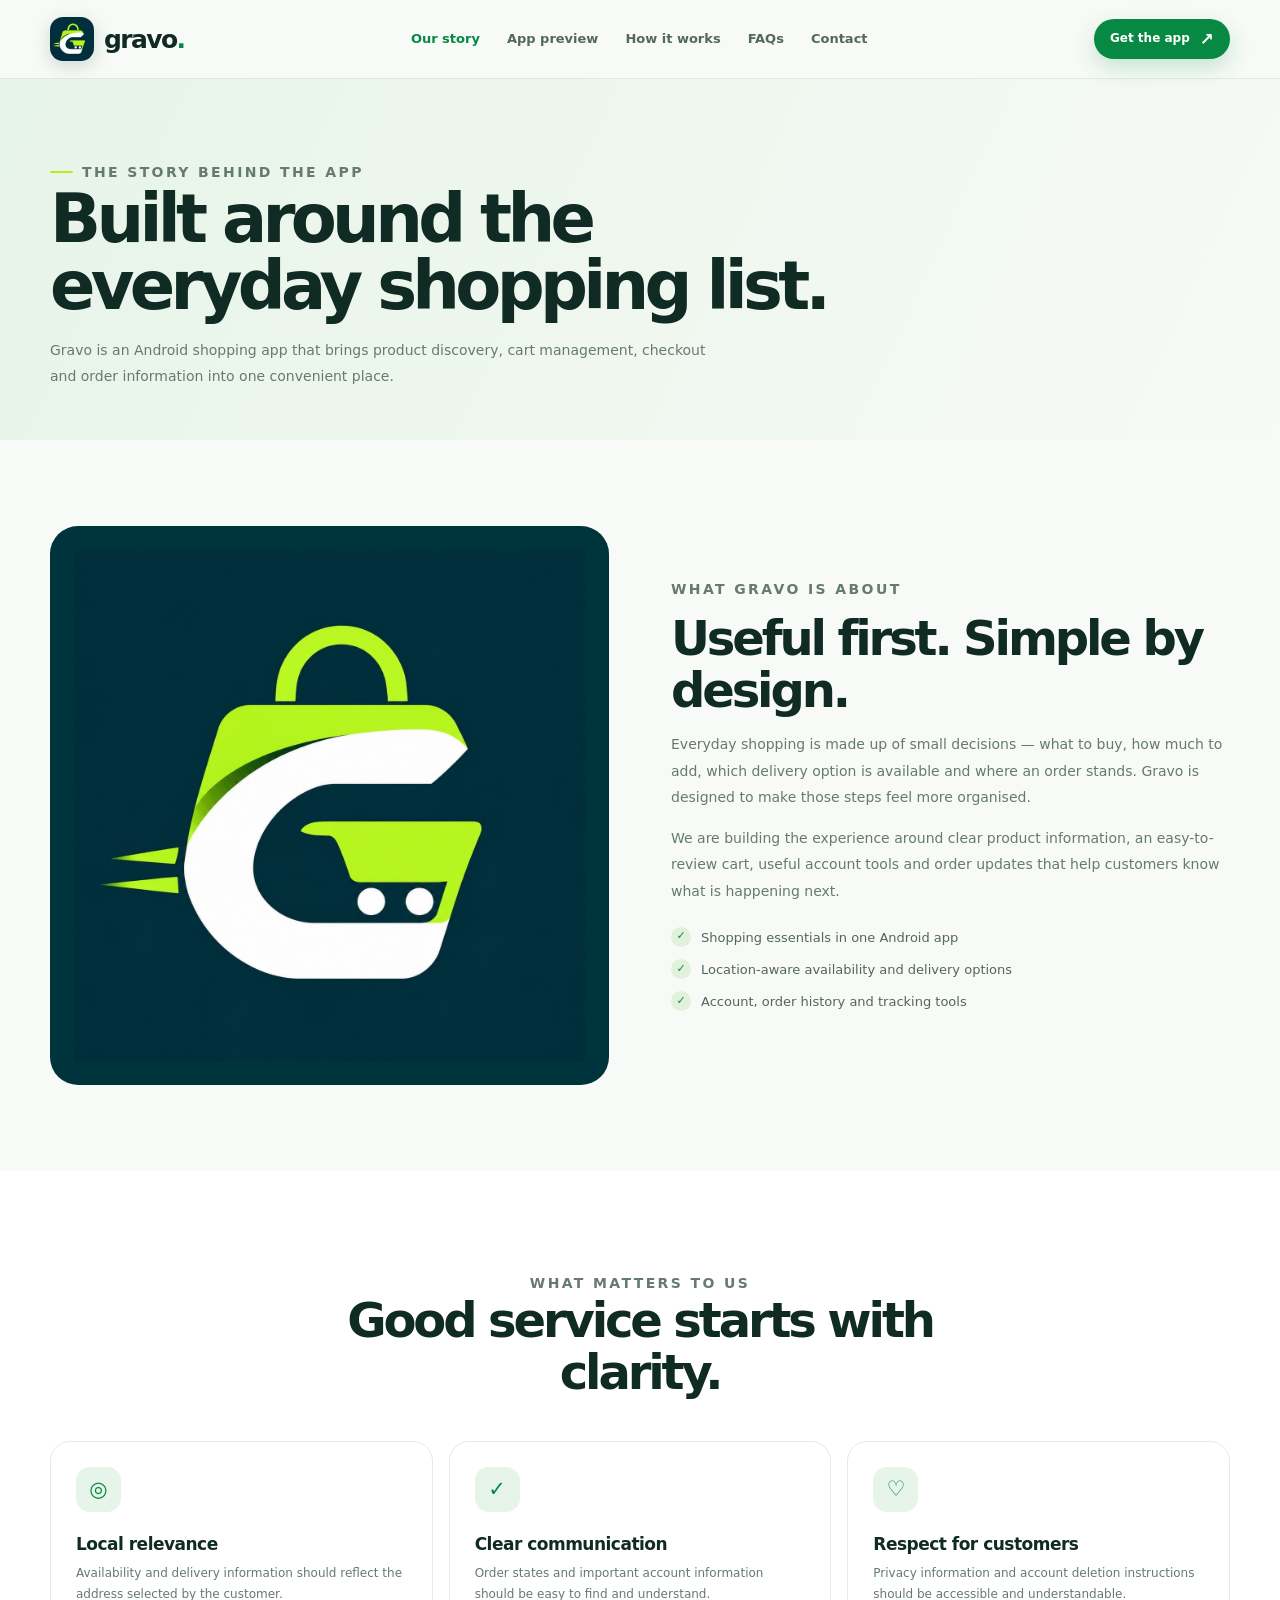
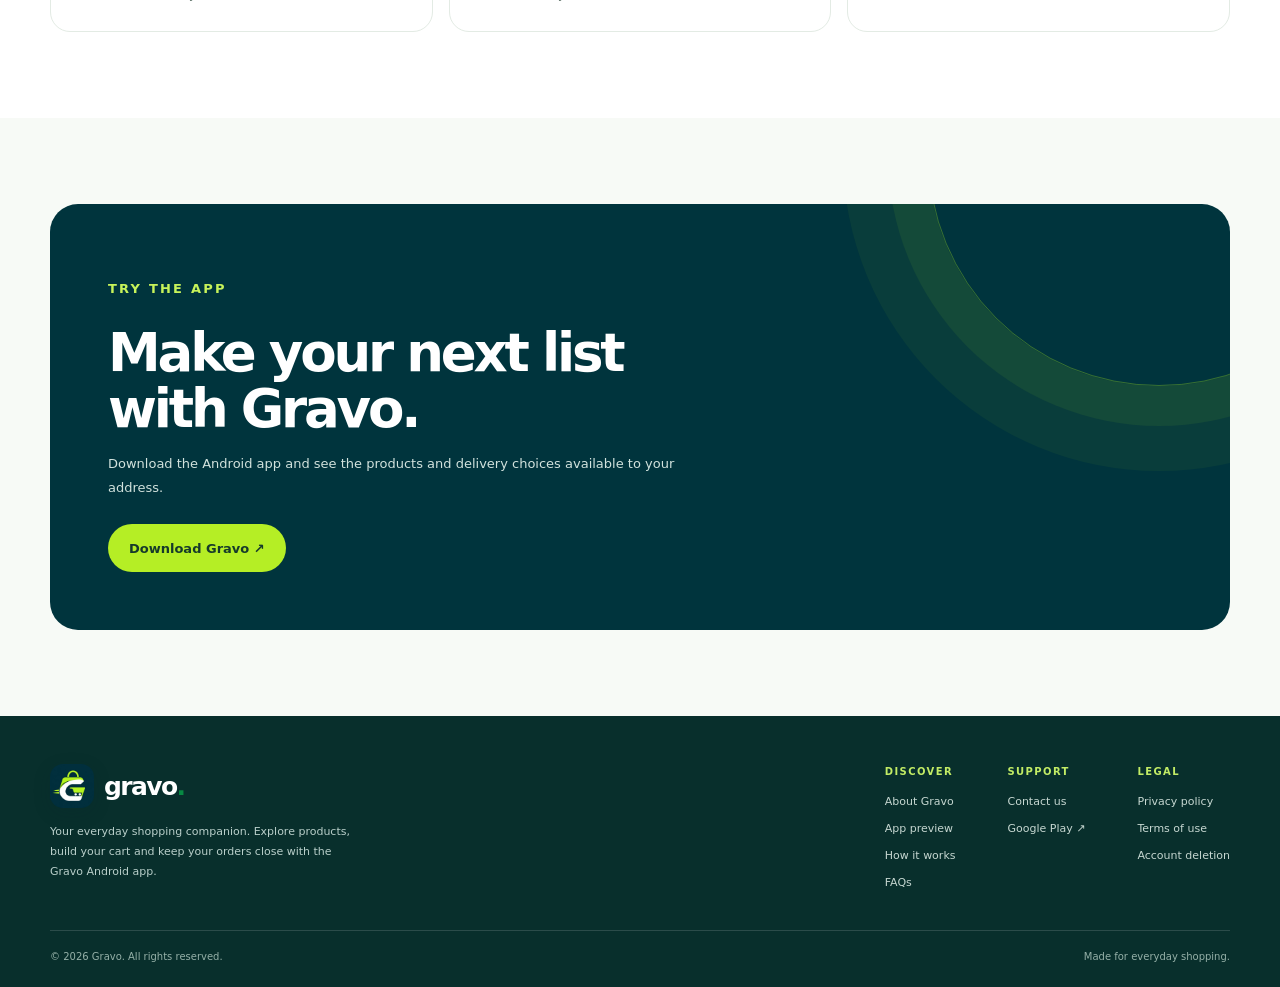
<file: about.html>
<!doctype html><html lang="en"><head><meta charset="utf-8"><meta name="viewport" content="width=device-width, initial-scale=1"><meta name="theme-color" content="#078943"><meta name="description" content="Learn about Gravo, an Android shopping app designed around everyday product discovery, cart management and order updates."><meta property="og:title" content="About Gravo — Everyday shopping"><meta property="og:description" content="Learn about Gravo, an Android shopping app designed around everyday product discovery, cart management and order updates."><meta property="og:url" content="https://gravo.live/about.html"><link rel="canonical" href="https://gravo.live/about.html"><link rel="icon" type="image/webp" href="assets/images/gravo-icon.webp"><link rel="stylesheet" href="assets/css/styles.css"><title>About Gravo — Everyday shopping</title></head><body><a class="skip" href="#main">Skip to content</a>
<header class="header"><div class="container nav">
<a class="brand" href="index.html" aria-label="Gravo home"><img src="assets/images/gravo-icon.webp" alt=""><span class="brand-word">gravo<span>.</span></span></a>
<nav class="nav-links" id="primary-navigation" aria-label="Main navigation"><a href="about.html" aria-current="page">Our story</a><a href="app.html">App preview</a><a href="how-it-works.html">How it works</a><a href="faq.html">FAQs</a><a href="contact.html">Contact</a></nav>
<div class="nav-cta"><a class="btn btn-primary btn-small" href="https://play.google.com/store/apps/details?id=com.gravo.Meher" target="_blank" rel="noopener noreferrer">Get the app <span class="arrow">↗</span></a><button class="menu-toggle" type="button" aria-label="Toggle navigation" aria-expanded="false" aria-controls="primary-navigation">☰</button></div>
</div></header><main id="main"><section class="page-hero"><div class="container"><p class="eyebrow">The story behind the app</p><h1>Built around the<br>everyday shopping list.</h1><p>Gravo is an Android shopping app that brings product discovery, cart management, checkout and order information into one convenient place.</p></div></section>
<section class="section"><div class="container split"><div class="split-art"><img src="assets/images/gravo-official-logo.jpg" alt="Official Gravo brand logo" loading="lazy" style="object-fit:contain;background:#00343d;padding:24px"></div><div class="split-copy"><p class="kicker">What Gravo is about</p><h2>Useful first. Simple by design.</h2><p>Everyday shopping is made up of small decisions — what to buy, how much to add, which delivery option is available and where an order stands. Gravo is designed to make those steps feel more organised.</p><p>We are building the experience around clear product information, an easy-to-review cart, useful account tools and order updates that help customers know what is happening next.</p><ul class="check-list"><li>Shopping essentials in one Android app</li><li>Location-aware availability and delivery options</li><li>Account, order history and tracking tools</li></ul></div></div></section>
<section class="section section-white"><div class="container"><div class="section-head"><p class="kicker">What matters to us</p><h2>Good service starts with clarity.</h2></div><div class="feature-grid"><article class="feature"><div class="feature-icon">◎</div><h3>Local relevance</h3><p>Availability and delivery information should reflect the address selected by the customer.</p></article><article class="feature"><div class="feature-icon">✓</div><h3>Clear communication</h3><p>Order states and important account information should be easy to find and understand.</p></article><article class="feature"><div class="feature-icon">♡</div><h3>Respect for customers</h3><p>Privacy information and account deletion instructions should be accessible and understandable.</p></article></div></div></section>
<section class="section"><div class="container"><div class="cta-panel"><div class="cta-inner"><p class="kicker">Try the app</p><h2>Make your next list with Gravo.</h2><p>Download the Android app and see the products and delivery choices available to your address.</p><a class="btn" href="https://play.google.com/store/apps/details?id=com.gravo.Meher" target="_blank" rel="noopener noreferrer">Download Gravo ↗</a></div></div></div></section></main><footer class="footer"><div class="container"><div class="footer-top">
<div class="footer-brand"><a class="brand" href="index.html"><img src="assets/images/gravo-icon.webp" alt=""><span class="brand-word">gravo<span>.</span></span></a><p>Your everyday shopping companion. Explore products, build your cart and keep your orders close with the Gravo Android app.</p></div>
<div class="footer-columns">
<div class="footer-col"><h4>Discover</h4><div class="footer-links"><a href="about.html">About Gravo</a><a href="app.html">App preview</a><a href="how-it-works.html">How it works</a><a href="faq.html">FAQs</a></div></div>
<div class="footer-col"><h4>Support</h4><div class="footer-links"><a href="contact.html">Contact us</a><a href="https://play.google.com/store/apps/details?id=com.gravo.Meher" target="_blank" rel="noopener noreferrer">Google Play ↗</a></div></div>
<div class="footer-col"><h4>Legal</h4><div class="footer-links"><a href="privacy-policy.html">Privacy policy</a><a href="terms.html">Terms of use</a><a href="delete-account.html">Account deletion</a></div></div>
</div></div><div class="footer-bottom"><span>© <span data-year></span> Gravo. All rights reserved.</span><span>Made for everyday shopping.</span></div></div></footer>
<script src="assets/js/site.js" defer></script></body></html>
</file>
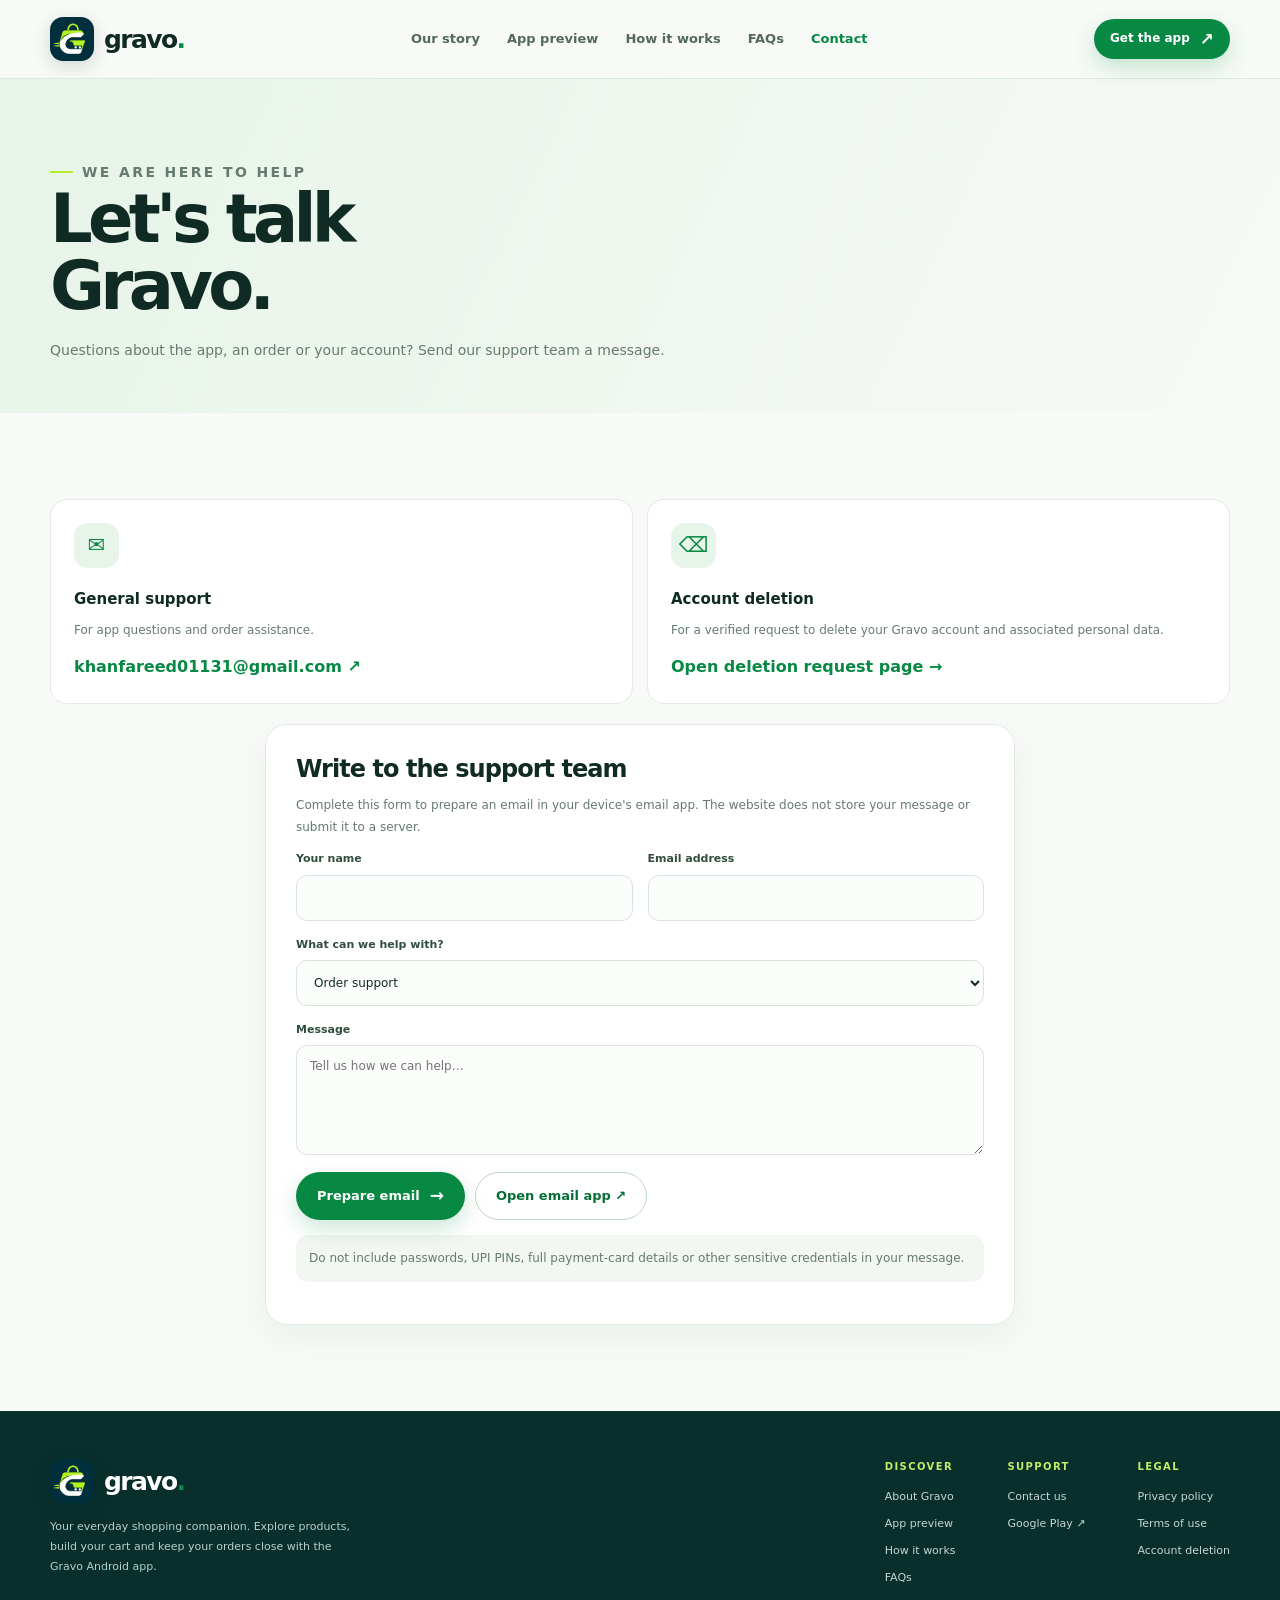
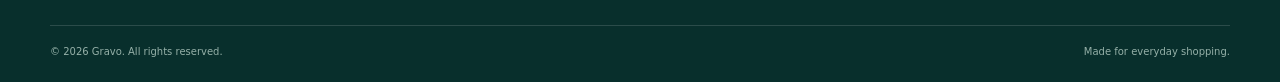
<file: contact.html>
<!doctype html><html lang="en"><head><meta charset="utf-8"><meta name="viewport" content="width=device-width, initial-scale=1"><meta name="theme-color" content="#078943"><meta name="description" content="Contact Gravo support with questions about the Android app, orders, your account or privacy."><meta property="og:title" content="Contact Gravo — Customer support"><meta property="og:description" content="Contact Gravo support with questions about the Android app, orders, your account or privacy."><meta property="og:url" content="https://gravo.live/contact.html"><link rel="canonical" href="https://gravo.live/contact.html"><link rel="icon" type="image/webp" href="assets/images/gravo-icon.webp"><link rel="stylesheet" href="assets/css/styles.css"><title>Contact Gravo — Customer support</title></head><body><a class="skip" href="#main">Skip to content</a>
<header class="header"><div class="container nav">
<a class="brand" href="index.html" aria-label="Gravo home"><img src="assets/images/gravo-icon.webp" alt=""><span class="brand-word">gravo<span>.</span></span></a>
<nav class="nav-links" id="primary-navigation" aria-label="Main navigation"><a href="about.html">Our story</a><a href="app.html">App preview</a><a href="how-it-works.html">How it works</a><a href="faq.html">FAQs</a><a href="contact.html" aria-current="page">Contact</a></nav>
<div class="nav-cta"><a class="btn btn-primary btn-small" href="https://play.google.com/store/apps/details?id=com.gravo.Meher" target="_blank" rel="noopener noreferrer">Get the app <span class="arrow">↗</span></a><button class="menu-toggle" type="button" aria-label="Toggle navigation" aria-expanded="false" aria-controls="primary-navigation">☰</button></div>
</div></header><main id="main"><section class="page-hero"><div class="container"><p class="eyebrow">We are here to help</p><h1>Let's talk<br>Gravo.</h1><p>Questions about the app, an order or your account? Send our support team a message.</p></div></section><section class="section"><div class="container"><div class="contact-cards"><article class="contact-card"><div class="feature-icon">✉</div><h3>General support</h3><p>For app questions and order assistance.</p><a href="mailto:khanfareed01131@gmail.com?subject=Gravo%20Support%20Request">khanfareed01131@gmail.com ↗</a></article><article class="contact-card"><div class="feature-icon">⌫</div><h3>Account deletion</h3><p>For a verified request to delete your Gravo account and associated personal data.</p><a href="delete-account.html">Open deletion request page →</a></article></div>
<div class="form-card" style="margin-top:20px"><h2>Write to the support team</h2><p>Complete this form to prepare an email in your device's email app. The website does not store your message or submit it to a server.</p><form data-contact-form><div class="form-grid"><div class="field"><label for="contact-name">Your name</label><input id="contact-name" name="name" autocomplete="name" required maxlength="80"></div><div class="field"><label for="contact-email">Email address</label><input id="contact-email" name="email" type="email" autocomplete="email" required maxlength="120"></div><div class="field full"><label for="contact-topic">What can we help with?</label><select id="contact-topic" name="topic"><option>Order support</option><option>App feedback</option><option>Account help</option><option>Privacy question</option><option>Other</option></select></div><div class="field full"><label for="contact-message">Message</label><textarea id="contact-message" name="message" required maxlength="3000" placeholder="Tell us how we can help…"></textarea></div></div><div class="progress" data-contact-progress><span></span></div><div class="form-status" data-contact-status role="status" aria-live="polite"></div><div class="form-actions"><button class="btn btn-primary" type="submit">Prepare email <span class="arrow">→</span></button><a class="btn btn-outline" data-contact-mail hidden href="mailto:khanfareed01131@gmail.com">Open email app ↗</a></div></form><p class="privacy-note">Do not include passwords, UPI PINs, full payment-card details or other sensitive credentials in your message.</p></div></div></section></main><footer class="footer"><div class="container"><div class="footer-top">
<div class="footer-brand"><a class="brand" href="index.html"><img src="assets/images/gravo-icon.webp" alt=""><span class="brand-word">gravo<span>.</span></span></a><p>Your everyday shopping companion. Explore products, build your cart and keep your orders close with the Gravo Android app.</p></div>
<div class="footer-columns">
<div class="footer-col"><h4>Discover</h4><div class="footer-links"><a href="about.html">About Gravo</a><a href="app.html">App preview</a><a href="how-it-works.html">How it works</a><a href="faq.html">FAQs</a></div></div>
<div class="footer-col"><h4>Support</h4><div class="footer-links"><a href="contact.html">Contact us</a><a href="https://play.google.com/store/apps/details?id=com.gravo.Meher" target="_blank" rel="noopener noreferrer">Google Play ↗</a></div></div>
<div class="footer-col"><h4>Legal</h4><div class="footer-links"><a href="privacy-policy.html">Privacy policy</a><a href="terms.html">Terms of use</a><a href="delete-account.html">Account deletion</a></div></div>
</div></div><div class="footer-bottom"><span>© <span data-year></span> Gravo. All rights reserved.</span><span>Made for everyday shopping.</span></div></div></footer>
<script src="assets/js/site.js" defer></script></body></html>
</file>
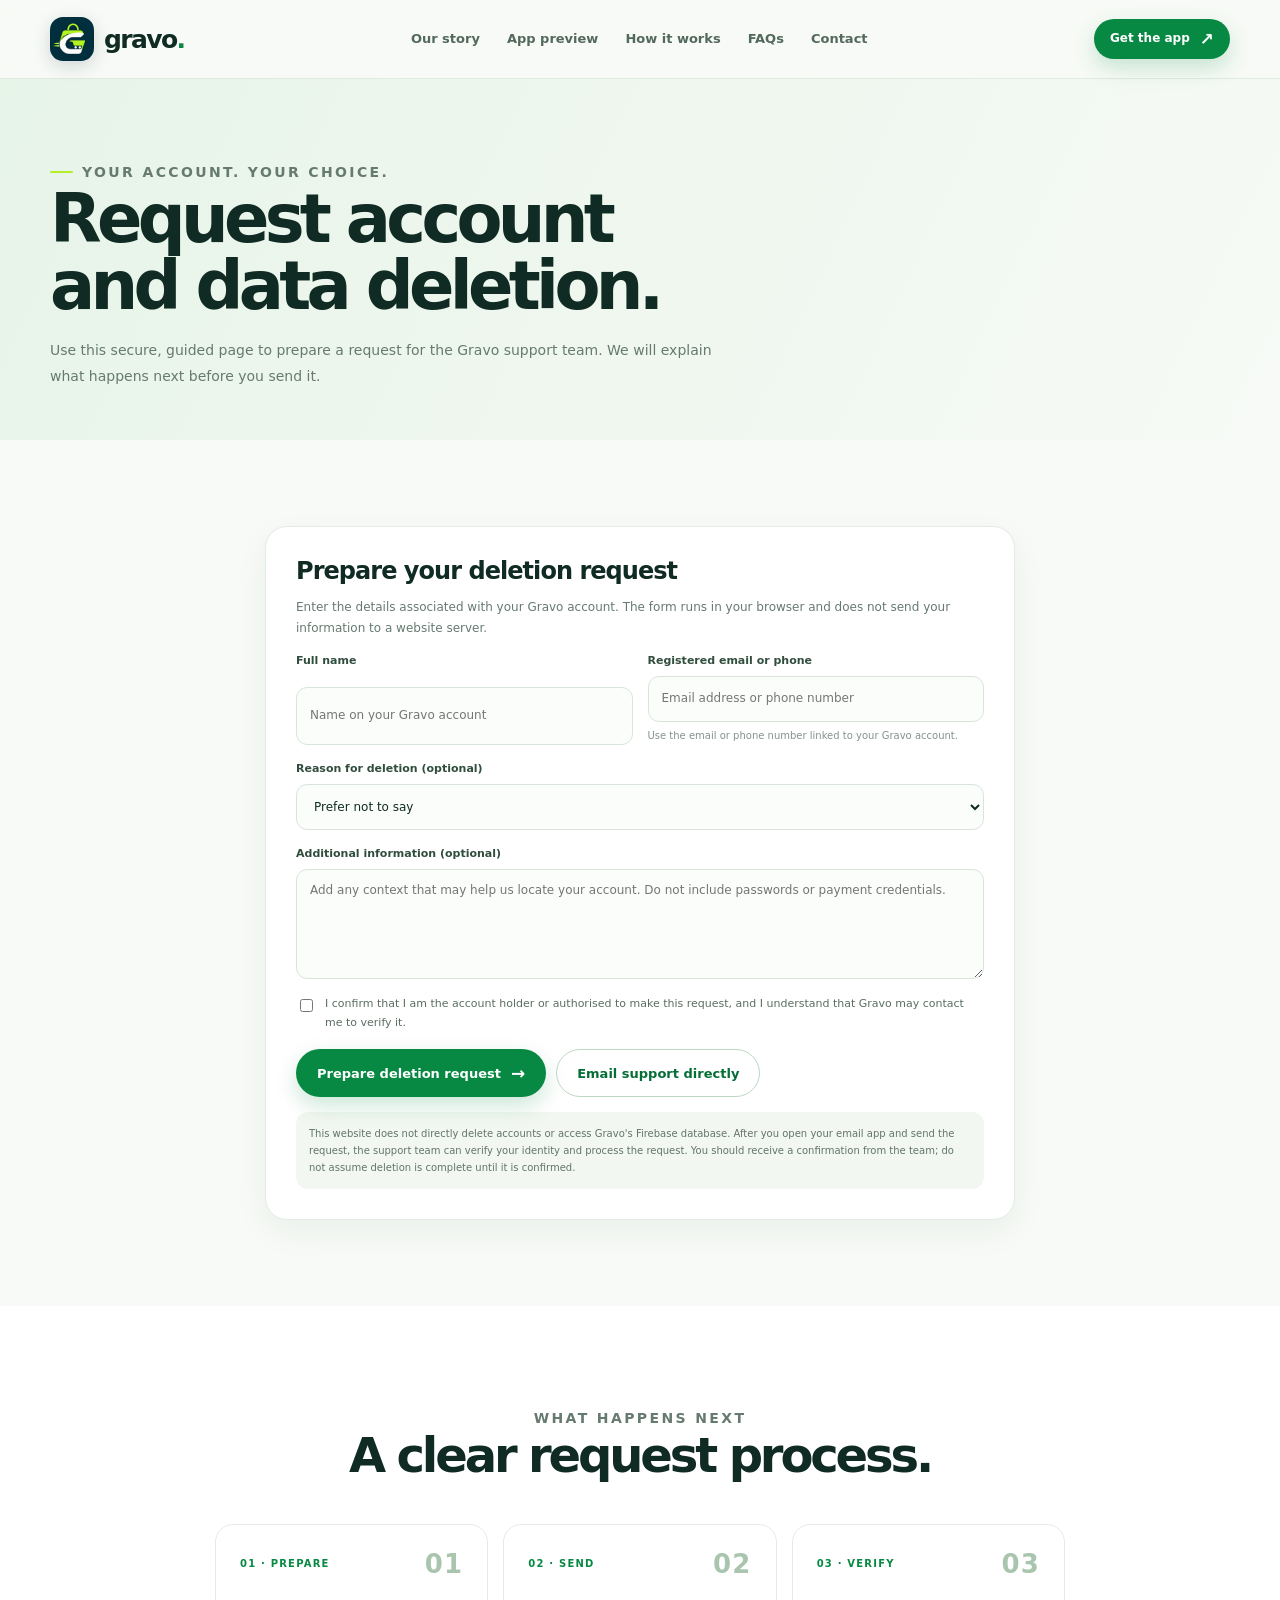
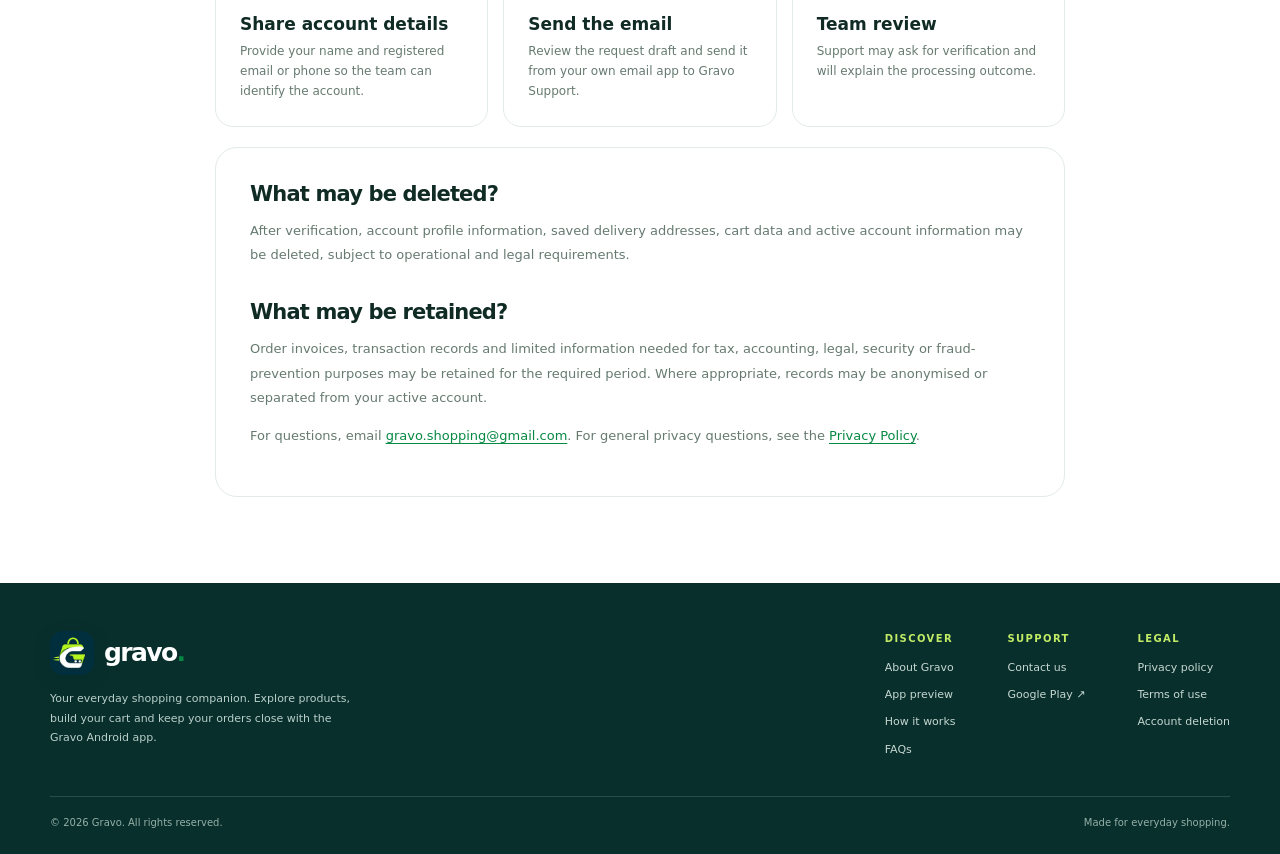
<file: delete-account.html>
<!doctype html><html lang="en"><head><meta charset="utf-8"><meta name="viewport" content="width=device-width, initial-scale=1"><meta name="theme-color" content="#078943"><meta name="description" content="Prepare an account and data deletion request for Gravo support. The website does not directly delete account data."><meta property="og:title" content="Gravo Account Deletion — Prepare a request"><meta property="og:description" content="Prepare an account and data deletion request for Gravo support. The website does not directly delete account data."><meta property="og:url" content="https://gravo.live/delete-account.html"><link rel="canonical" href="https://gravo.live/delete-account.html"><link rel="icon" type="image/webp" href="assets/images/gravo-icon.webp"><link rel="stylesheet" href="assets/css/styles.css"><title>Gravo Account Deletion — Prepare a request</title></head><body><a class="skip" href="#main">Skip to content</a>
<header class="header"><div class="container nav">
<a class="brand" href="index.html" aria-label="Gravo home"><img src="assets/images/gravo-icon.webp" alt=""><span class="brand-word">gravo<span>.</span></span></a>
<nav class="nav-links" id="primary-navigation" aria-label="Main navigation"><a href="about.html">Our story</a><a href="app.html">App preview</a><a href="how-it-works.html">How it works</a><a href="faq.html">FAQs</a><a href="contact.html">Contact</a></nav>
<div class="nav-cta"><a class="btn btn-primary btn-small" href="https://play.google.com/store/apps/details?id=com.gravo.Meher" target="_blank" rel="noopener noreferrer">Get the app <span class="arrow">↗</span></a><button class="menu-toggle" type="button" aria-label="Toggle navigation" aria-expanded="false" aria-controls="primary-navigation">☰</button></div>
</div></header><main id="main"><section class="page-hero"><div class="container"><p class="eyebrow">Your account. Your choice.</p><h1>Request account<br>and data deletion.</h1><p>Use this secure, guided page to prepare a request for the Gravo support team. We will explain what happens next before you send it.</p></div></section>
<section class="section"><div class="container"><div class="form-card"><h2>Prepare your deletion request</h2><p>Enter the details associated with your Gravo account. The form runs in your browser and does not send your information to a website server.</p><form data-deletion-form>
<div class="form-grid"><div class="field"><label for="fullName">Full name</label><input id="fullName" name="fullName" autocomplete="name" maxlength="80" required placeholder="Name on your Gravo account"></div><div class="field"><label for="accountContact">Registered email or phone</label><input id="accountContact" name="accountContact" autocomplete="email" maxlength="120" required placeholder="Email address or phone number"><small>Use the email or phone number linked to your Gravo account.</small></div><div class="field full"><label for="reason">Reason for deletion (optional)</label><select id="reason" name="reason"><option value="Not specified">Prefer not to say</option><option> I no longer use Gravo</option><option> I created another account</option><option> Privacy preference</option><option> Other</option></select></div><div class="field full"><label for="notes">Additional information (optional)</label><textarea id="notes" name="notes" maxlength="1000" placeholder="Add any context that may help us locate your account. Do not include passwords or payment credentials."></textarea></div></div>
<label class="check-row"><input type="checkbox" name="confirm" required><span>I confirm that I am the account holder or authorised to make this request, and I understand that Gravo may contact me to verify it.</span></label>
<div class="progress" data-progress><span></span></div><div class="form-status" data-form-status role="status" aria-live="polite"></div><div class="form-actions"><button class="btn btn-primary" type="submit">Prepare deletion request <span class="arrow">→</span></button><a class="btn btn-outline" href="mailto:gravo.shopping@gmail.com?subject=Gravo%20Account%20Deletion%20Request">Email support directly</a></div>
</form><div class="request-preview" data-request-preview><h3>Your request draft</h3><pre data-preview-text></pre><div class="preview-actions"><a class="btn btn-primary btn-small" data-mail-link href="mailto:gravo.shopping@gmail.com">Open email app to send ↗</a><button class="btn btn-outline btn-small" type="button" data-copy-request>Copy request text</button></div></div>
<div class="privacy-note">This website does not directly delete accounts or access Gravo's Firebase database. After you open your email app and send the request, the support team can verify your identity and process the request. You should receive a confirmation from the team; do not assume deletion is complete until it is confirmed.</div>
</div></div></section>
<section class="section section-white"><div class="container" style="max-width:850px"><div class="section-head"><p class="kicker">What happens next</p><h2>A clear request process.</h2></div><div class="steps"><article class="step"><div class="step-top">01 · Prepare</div><h3>Share account details</h3><p>Provide your name and registered email or phone so the team can identify the account.</p></article><article class="step"><div class="step-top">02 · Send</div><h3>Send the email</h3><p>Review the request draft and send it from your own email app to Gravo Support.</p></article><article class="step"><div class="step-top">03 · Verify</div><h3>Team review</h3><p>Support may ask for verification and will explain the processing outcome.</p></article></div><div class="prose" style="margin-top:20px"><h2>What may be deleted?</h2><p>After verification, account profile information, saved delivery addresses, cart data and active account information may be deleted, subject to operational and legal requirements.</p><h2>What may be retained?</h2><p>Order invoices, transaction records and limited information needed for tax, accounting, legal, security or fraud-prevention purposes may be retained for the required period. Where appropriate, records may be anonymised or separated from your active account.</p><p>For questions, email <a href="mailto:gravo.shopping@gmail.com">gravo.shopping@gmail.com</a>. For general privacy questions, see the <a href="privacy-policy.html">Privacy Policy</a>.</p></div></div></section></main><footer class="footer"><div class="container"><div class="footer-top">
<div class="footer-brand"><a class="brand" href="index.html"><img src="assets/images/gravo-icon.webp" alt=""><span class="brand-word">gravo<span>.</span></span></a><p>Your everyday shopping companion. Explore products, build your cart and keep your orders close with the Gravo Android app.</p></div>
<div class="footer-columns">
<div class="footer-col"><h4>Discover</h4><div class="footer-links"><a href="about.html">About Gravo</a><a href="app.html">App preview</a><a href="how-it-works.html">How it works</a><a href="faq.html">FAQs</a></div></div>
<div class="footer-col"><h4>Support</h4><div class="footer-links"><a href="contact.html">Contact us</a><a href="https://play.google.com/store/apps/details?id=com.gravo.Meher" target="_blank" rel="noopener noreferrer">Google Play ↗</a></div></div>
<div class="footer-col"><h4>Legal</h4><div class="footer-links"><a href="privacy-policy.html">Privacy policy</a><a href="terms.html">Terms of use</a><a href="delete-account.html">Account deletion</a></div></div>
</div></div><div class="footer-bottom"><span>© <span data-year></span> Gravo. All rights reserved.</span><span>Made for everyday shopping.</span></div></div></footer>
<script src="assets/js/site.js" defer></script></body></html>
</file>
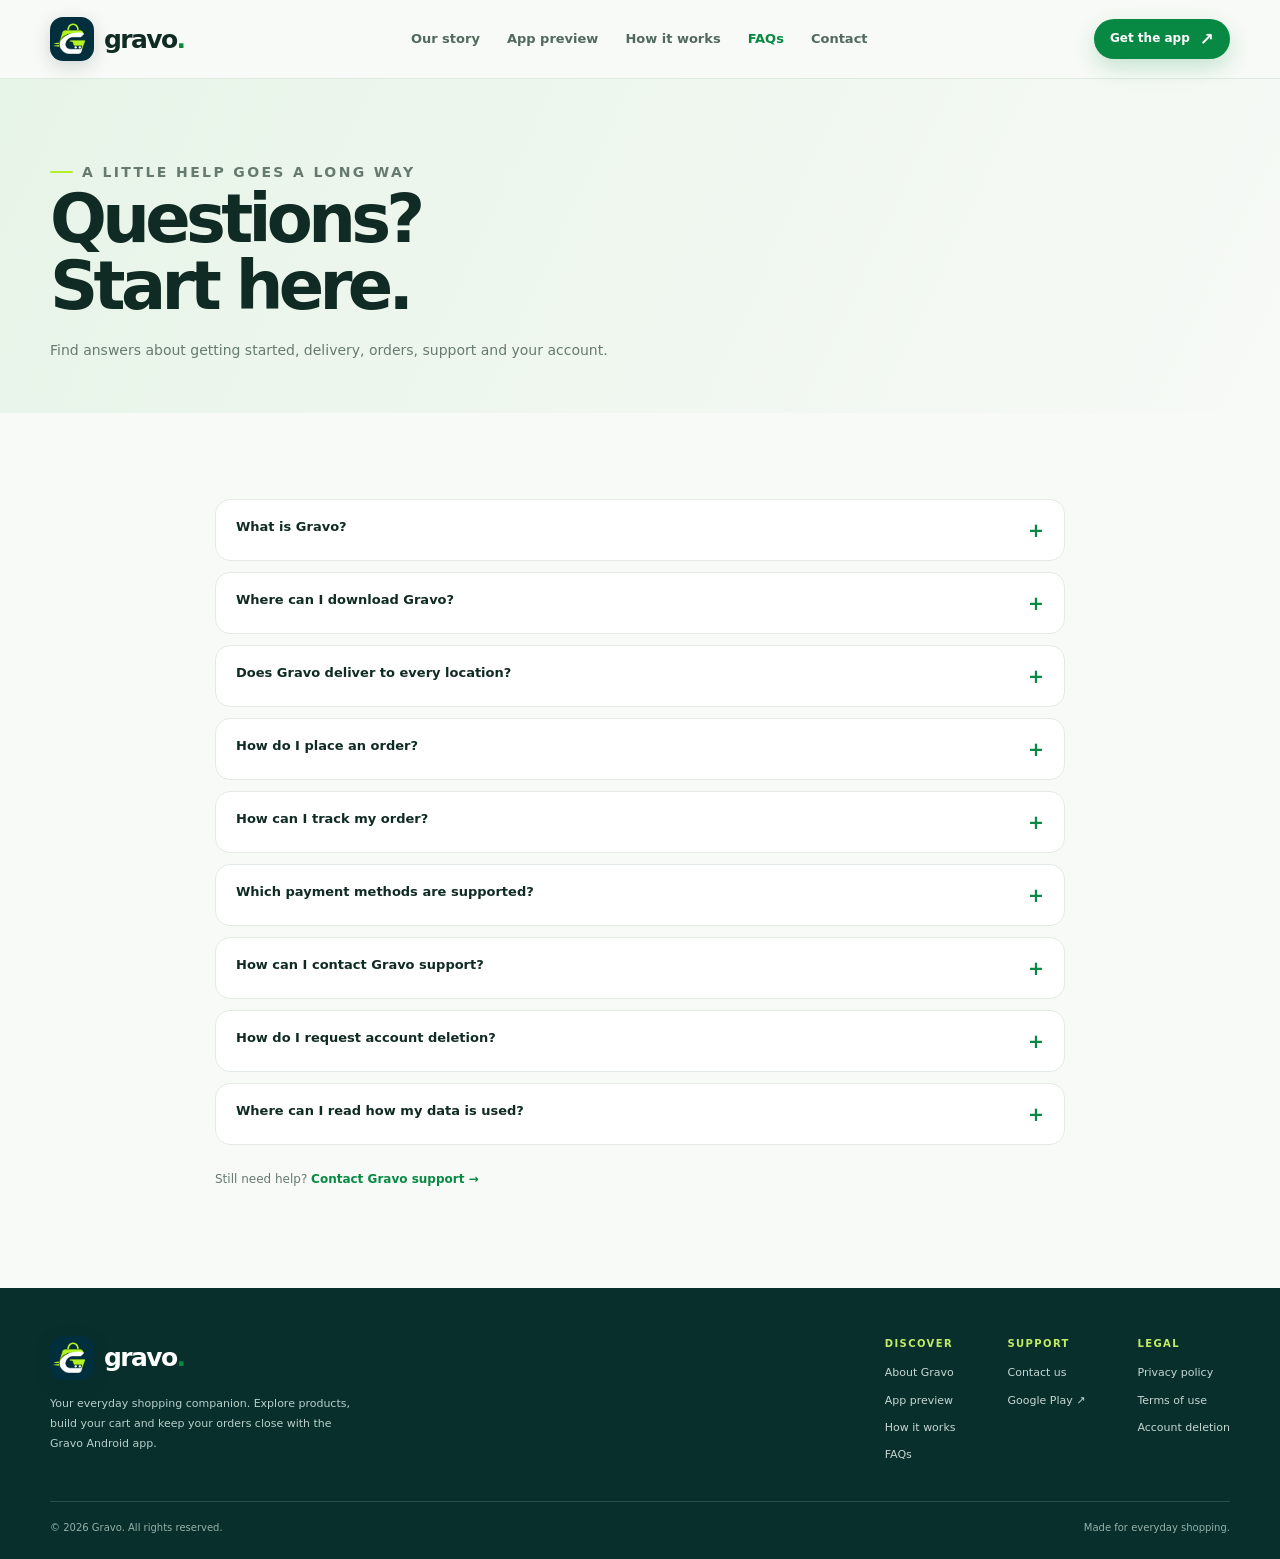
<file: faq.html>
<!doctype html><html lang="en"><head><meta charset="utf-8"><meta name="viewport" content="width=device-width, initial-scale=1"><meta name="theme-color" content="#078943"><meta name="description" content="Answers to common questions about the Gravo Android shopping app, delivery availability, order tracking and account deletion."><meta property="og:title" content="FAQs — Gravo support"><meta property="og:description" content="Answers to common questions about the Gravo Android shopping app, delivery availability, order tracking and account deletion."><meta property="og:url" content="https://gravo.live/faq.html"><link rel="canonical" href="https://gravo.live/faq.html"><link rel="icon" type="image/webp" href="assets/images/gravo-icon.webp"><link rel="stylesheet" href="assets/css/styles.css"><title>FAQs — Gravo support</title></head><body><a class="skip" href="#main">Skip to content</a>
<header class="header"><div class="container nav">
<a class="brand" href="index.html" aria-label="Gravo home"><img src="assets/images/gravo-icon.webp" alt=""><span class="brand-word">gravo<span>.</span></span></a>
<nav class="nav-links" id="primary-navigation" aria-label="Main navigation"><a href="about.html">Our story</a><a href="app.html">App preview</a><a href="how-it-works.html">How it works</a><a href="faq.html" aria-current="page">FAQs</a><a href="contact.html">Contact</a></nav>
<div class="nav-cta"><a class="btn btn-primary btn-small" href="https://play.google.com/store/apps/details?id=com.gravo.Meher" target="_blank" rel="noopener noreferrer">Get the app <span class="arrow">↗</span></a><button class="menu-toggle" type="button" aria-label="Toggle navigation" aria-expanded="false" aria-controls="primary-navigation">☰</button></div>
</div></header><main id="main"><section class="page-hero"><div class="container"><p class="eyebrow">A little help goes a long way</p><h1>Questions?<br>Start here.</h1><p>Find answers about getting started, delivery, orders, support and your account.</p></div></section><section class="section"><div class="container" style="max-width:850px"><div class="faq-list"><details><summary>What is Gravo?</summary><p>Gravo is an Android shopping app where you can browse available products, add items to your cart, check out and view order information.</p></details><details><summary>Where can I download Gravo?</summary><p>You can download the Gravo Android app from Google Play using the download link on this website.</p></details><details><summary>Does Gravo deliver to every location?</summary><p>No. Delivery availability, products, delivery windows and charges depend on the service area. Select your address in the app to see the options available to you.</p></details><details><summary>How do I place an order?</summary><p>Choose your delivery address, browse available products, add items to your cart, review your order and continue through checkout using the options shown in the app.</p></details><details><summary>How can I track my order?</summary><p>Open the orders area in the Gravo app and select an order to view its latest available status and tracking information.</p></details><details><summary>Which payment methods are supported?</summary><p>Payment methods can vary. The options currently available for your order are displayed in the Gravo app during checkout.</p></details><details><summary>How can I contact Gravo support?</summary><p>Email khanfareed01131@gmail.com with a short description of your issue. Include relevant order information, but never send your password, UPI PIN or complete card details.</p></details><details><summary>How do I request account deletion?</summary><p>Visit the Account Deletion page on this website and follow the instructions. You will need to send the prepared request from your own email app so the team can verify it.</p></details><details><summary>Where can I read how my data is used?</summary><p>See the Privacy Policy page for details about information collected, its use, service providers, retention and your choices.</p></details></div><p style="margin-top:25px;color:var(--muted);font-size:12px">Still need help? <a href="contact.html" style="color:var(--green);font-weight:800">Contact Gravo support →</a></p></div></section></main><footer class="footer"><div class="container"><div class="footer-top">
<div class="footer-brand"><a class="brand" href="index.html"><img src="assets/images/gravo-icon.webp" alt=""><span class="brand-word">gravo<span>.</span></span></a><p>Your everyday shopping companion. Explore products, build your cart and keep your orders close with the Gravo Android app.</p></div>
<div class="footer-columns">
<div class="footer-col"><h4>Discover</h4><div class="footer-links"><a href="about.html">About Gravo</a><a href="app.html">App preview</a><a href="how-it-works.html">How it works</a><a href="faq.html">FAQs</a></div></div>
<div class="footer-col"><h4>Support</h4><div class="footer-links"><a href="contact.html">Contact us</a><a href="https://play.google.com/store/apps/details?id=com.gravo.Meher" target="_blank" rel="noopener noreferrer">Google Play ↗</a></div></div>
<div class="footer-col"><h4>Legal</h4><div class="footer-links"><a href="privacy-policy.html">Privacy policy</a><a href="terms.html">Terms of use</a><a href="delete-account.html">Account deletion</a></div></div>
</div></div><div class="footer-bottom"><span>© <span data-year></span> Gravo. All rights reserved.</span><span>Made for everyday shopping.</span></div></div></footer>
<script src="assets/js/site.js" defer></script></body></html>
</file>
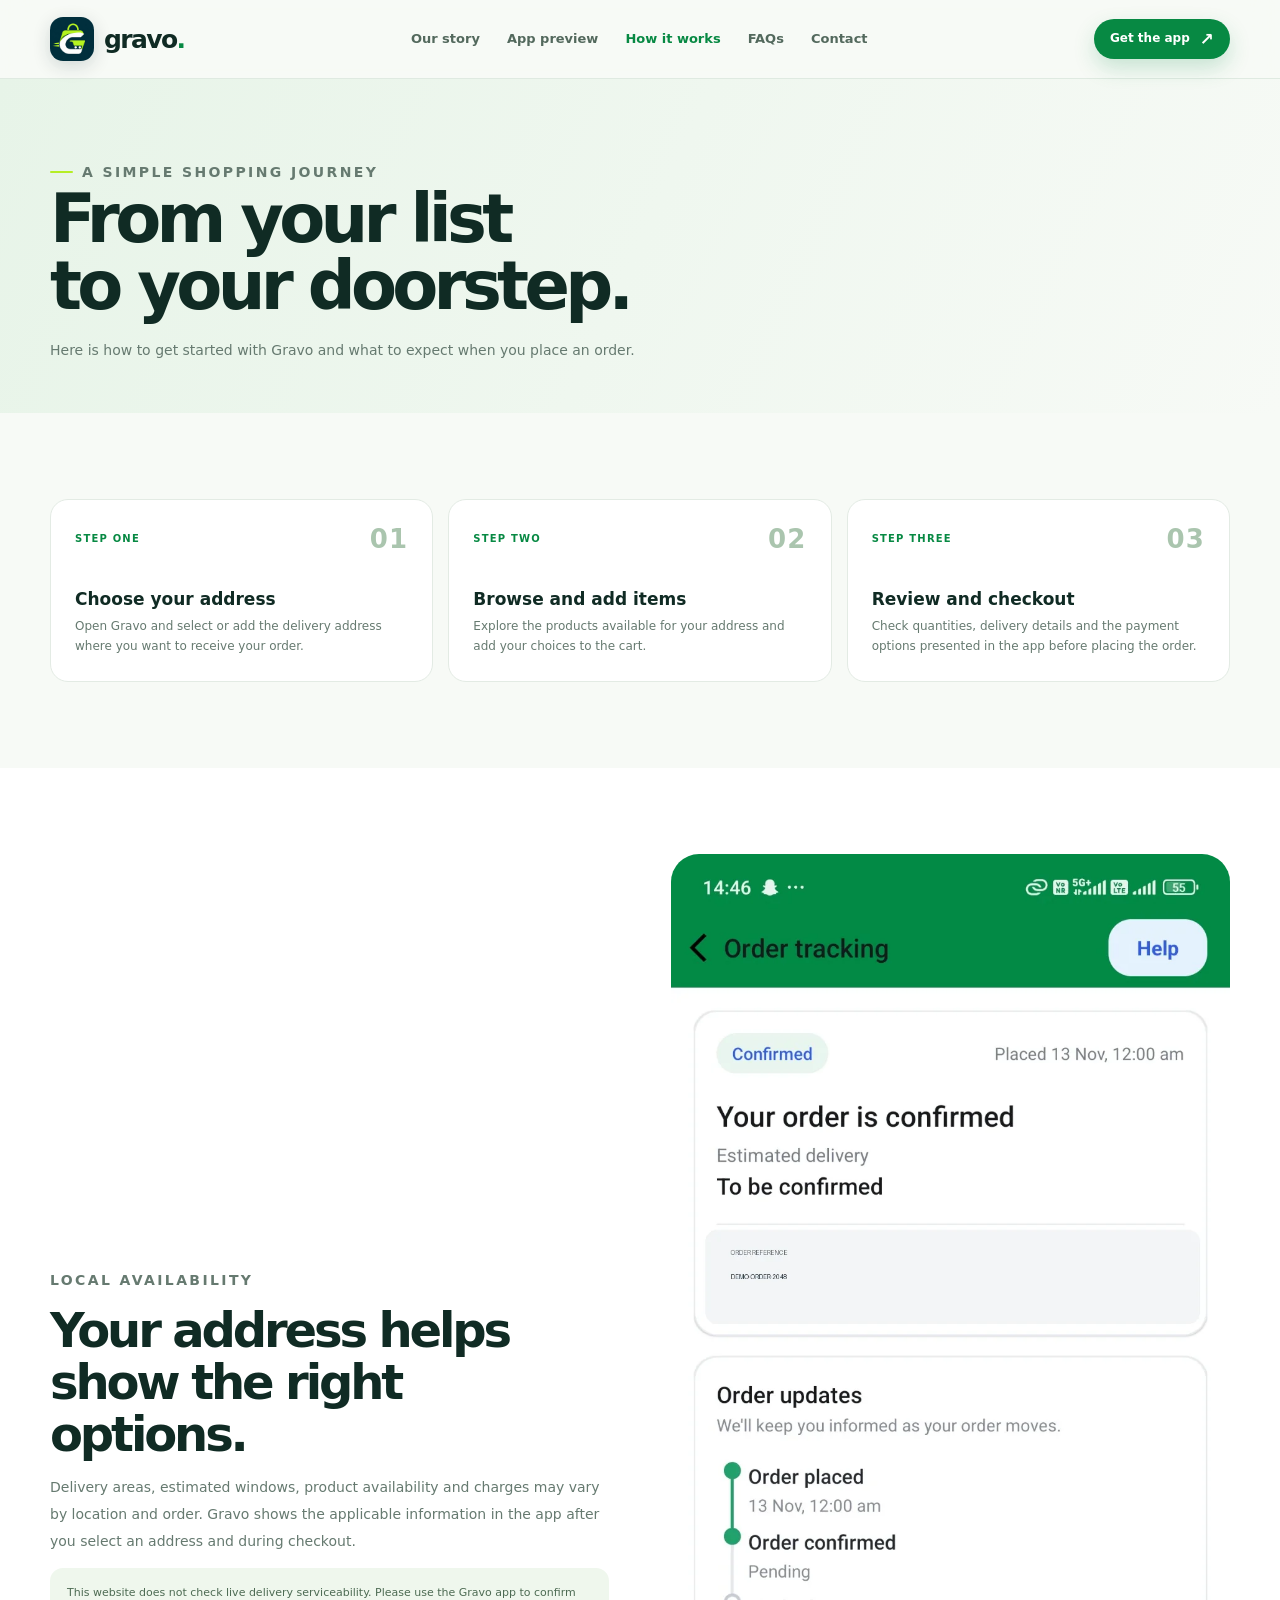
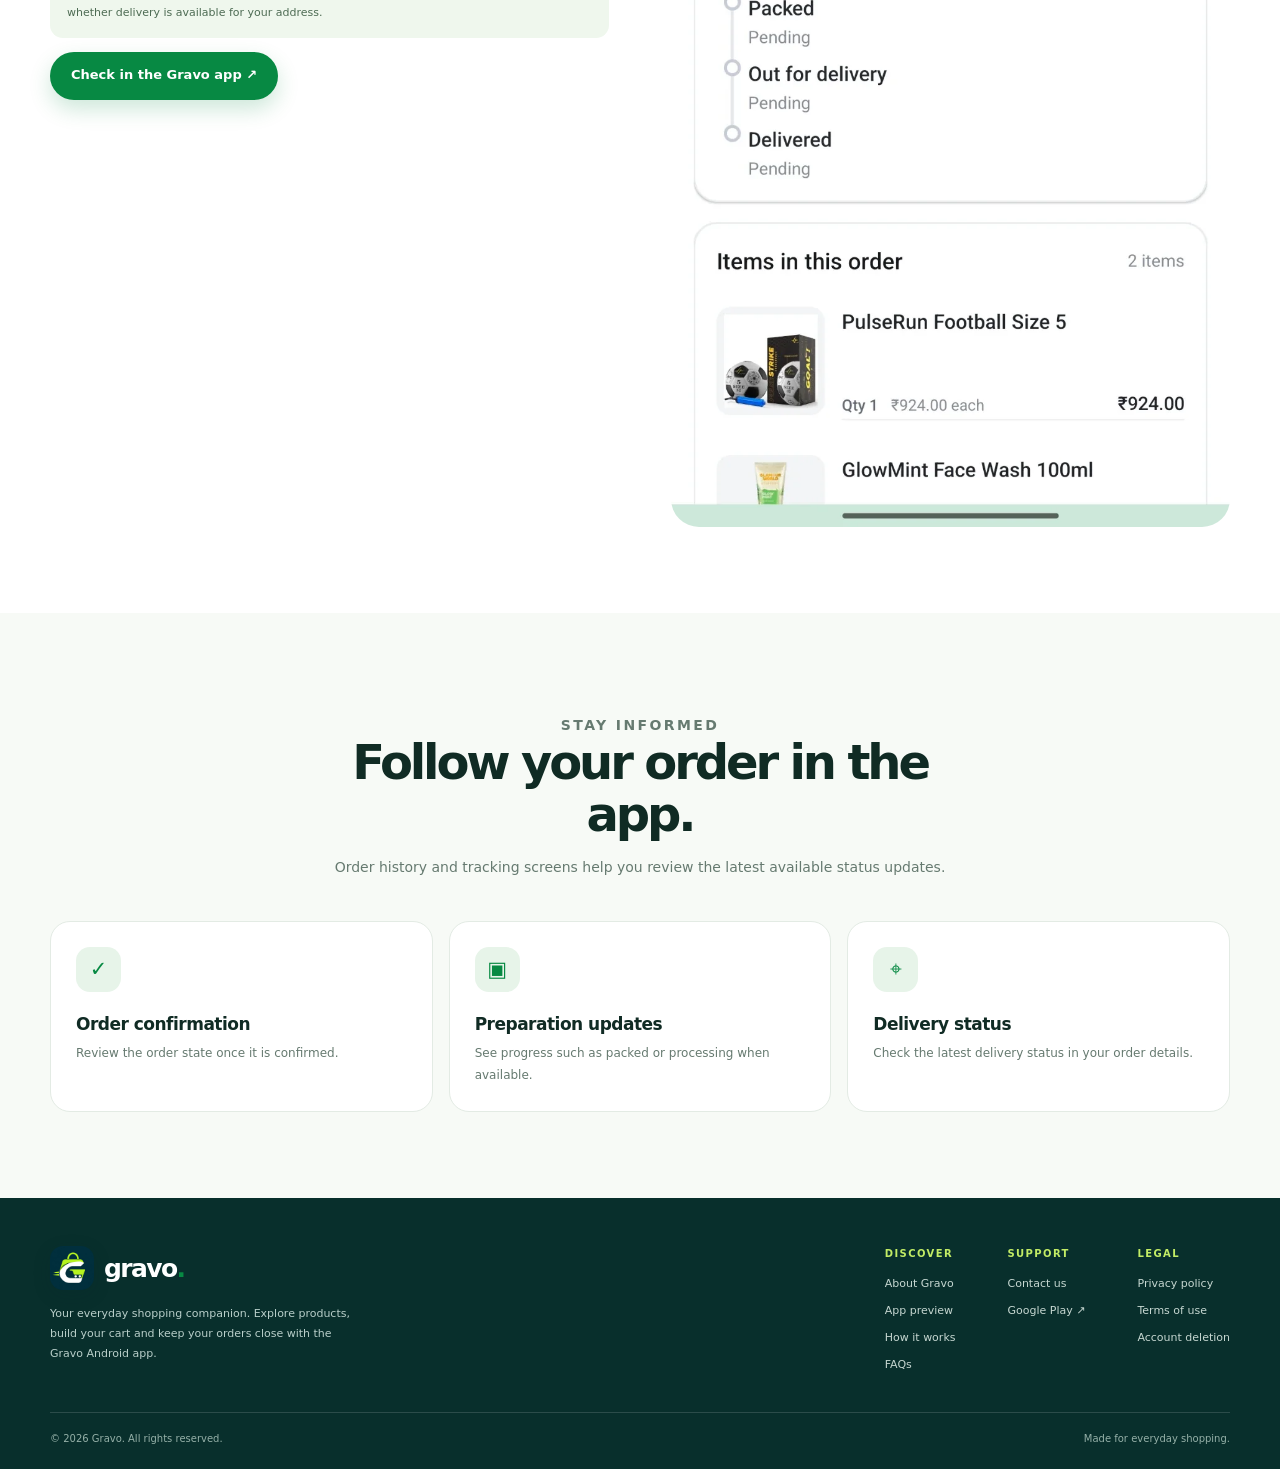
<file: how-it-works.html>
<!doctype html><html lang="en"><head><meta charset="utf-8"><meta name="viewport" content="width=device-width, initial-scale=1"><meta name="theme-color" content="#078943"><meta name="description" content="Learn how to select an address, browse products, checkout and follow order updates in the Gravo Android app."><meta property="og:title" content="How Gravo works — Shopping and delivery"><meta property="og:description" content="Learn how to select an address, browse products, checkout and follow order updates in the Gravo Android app."><meta property="og:url" content="https://gravo.live/how-it-works.html"><link rel="canonical" href="https://gravo.live/how-it-works.html"><link rel="icon" type="image/webp" href="assets/images/gravo-icon.webp"><link rel="stylesheet" href="assets/css/styles.css"><title>How Gravo works — Shopping and delivery</title></head><body><a class="skip" href="#main">Skip to content</a>
<header class="header"><div class="container nav">
<a class="brand" href="index.html" aria-label="Gravo home"><img src="assets/images/gravo-icon.webp" alt=""><span class="brand-word">gravo<span>.</span></span></a>
<nav class="nav-links" id="primary-navigation" aria-label="Main navigation"><a href="about.html">Our story</a><a href="app.html">App preview</a><a href="how-it-works.html" aria-current="page">How it works</a><a href="faq.html">FAQs</a><a href="contact.html">Contact</a></nav>
<div class="nav-cta"><a class="btn btn-primary btn-small" href="https://play.google.com/store/apps/details?id=com.gravo.Meher" target="_blank" rel="noopener noreferrer">Get the app <span class="arrow">↗</span></a><button class="menu-toggle" type="button" aria-label="Toggle navigation" aria-expanded="false" aria-controls="primary-navigation">☰</button></div>
</div></header><main id="main"><section class="page-hero"><div class="container"><p class="eyebrow">A simple shopping journey</p><h1>From your list<br>to your doorstep.</h1><p>Here is how to get started with Gravo and what to expect when you place an order.</p></div></section>
<section class="section"><div class="container"><div class="steps"><article class="step"><div class="step-top">Step one</div><h3>Choose your address</h3><p>Open Gravo and select or add the delivery address where you want to receive your order.</p></article><article class="step"><div class="step-top">Step two</div><h3>Browse and add items</h3><p>Explore the products available for your address and add your choices to the cart.</p></article><article class="step"><div class="step-top">Step three</div><h3>Review and checkout</h3><p>Check quantities, delivery details and the payment options presented in the app before placing the order.</p></article></div></div></section>
<section class="section section-white"><div class="container split"><div class="split-copy"><p class="kicker">Local availability</p><h2>Your address helps show the right options.</h2><p>Delivery areas, estimated windows, product availability and charges may vary by location and order. Gravo shows the applicable information in the app after you select an address and during checkout.</p><div class="notice">This website does not check live delivery serviceability. Please use the Gravo app to confirm whether delivery is available for your address.</div><p><a class="btn btn-primary" href="https://play.google.com/store/apps/details?id=com.gravo.Meher" target="_blank" rel="noopener noreferrer">Check in the Gravo app ↗</a></p></div><div class="split-art"><img src="assets/images/tracking.webp" alt="Order updates and tracking timeline in the Gravo app" loading="lazy"></div></div></section>
<section class="section"><div class="container"><div class="section-head"><p class="kicker">Stay informed</p><h2>Follow your order in the app.</h2><p>Order history and tracking screens help you review the latest available status updates.</p></div><div class="feature-grid"><article class="feature"><div class="feature-icon">✓</div><h3>Order confirmation</h3><p>Review the order state once it is confirmed.</p></article><article class="feature"><div class="feature-icon">▣</div><h3>Preparation updates</h3><p>See progress such as packed or processing when available.</p></article><article class="feature"><div class="feature-icon">⌖</div><h3>Delivery status</h3><p>Check the latest delivery status in your order details.</p></article></div></div></section></main><footer class="footer"><div class="container"><div class="footer-top">
<div class="footer-brand"><a class="brand" href="index.html"><img src="assets/images/gravo-icon.webp" alt=""><span class="brand-word">gravo<span>.</span></span></a><p>Your everyday shopping companion. Explore products, build your cart and keep your orders close with the Gravo Android app.</p></div>
<div class="footer-columns">
<div class="footer-col"><h4>Discover</h4><div class="footer-links"><a href="about.html">About Gravo</a><a href="app.html">App preview</a><a href="how-it-works.html">How it works</a><a href="faq.html">FAQs</a></div></div>
<div class="footer-col"><h4>Support</h4><div class="footer-links"><a href="contact.html">Contact us</a><a href="https://play.google.com/store/apps/details?id=com.gravo.Meher" target="_blank" rel="noopener noreferrer">Google Play ↗</a></div></div>
<div class="footer-col"><h4>Legal</h4><div class="footer-links"><a href="privacy-policy.html">Privacy policy</a><a href="terms.html">Terms of use</a><a href="delete-account.html">Account deletion</a></div></div>
</div></div><div class="footer-bottom"><span>© <span data-year></span> Gravo. All rights reserved.</span><span>Made for everyday shopping.</span></div></div></footer>
<script src="assets/js/site.js" defer></script></body></html>
</file>
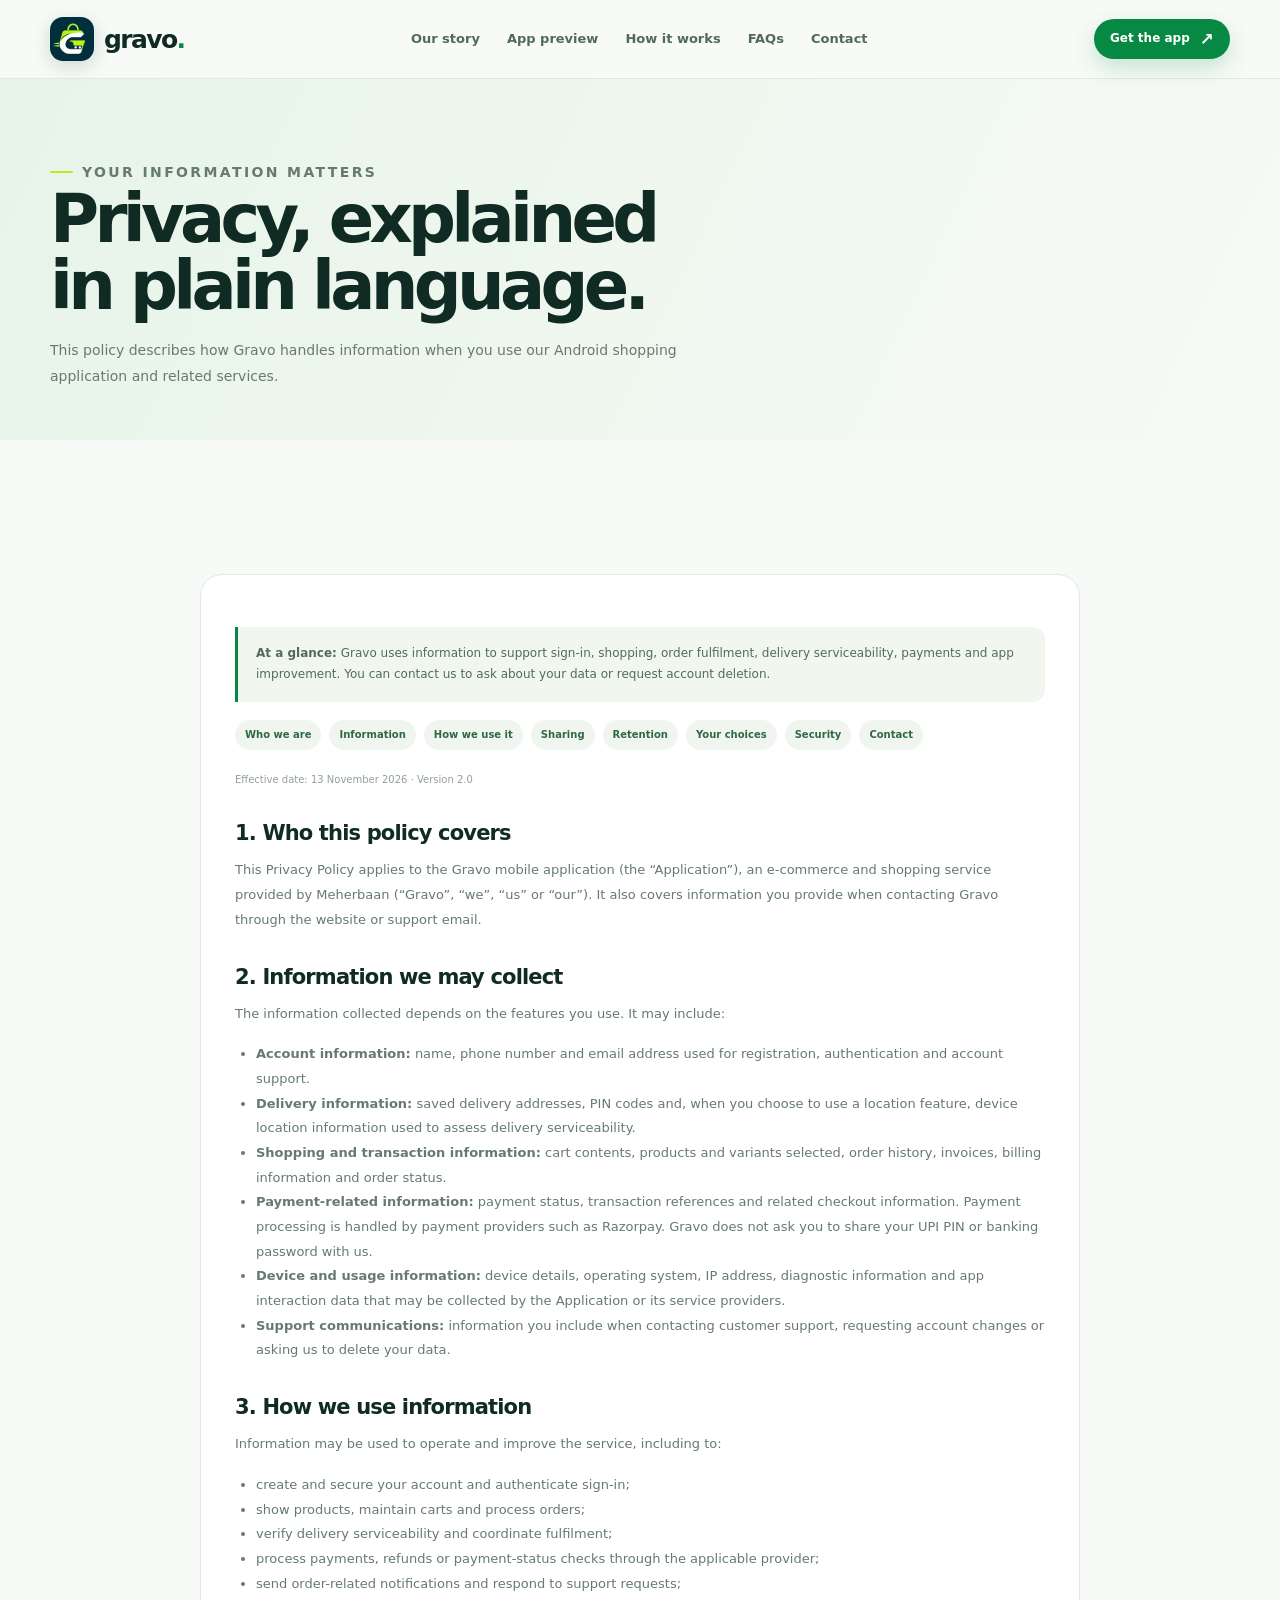
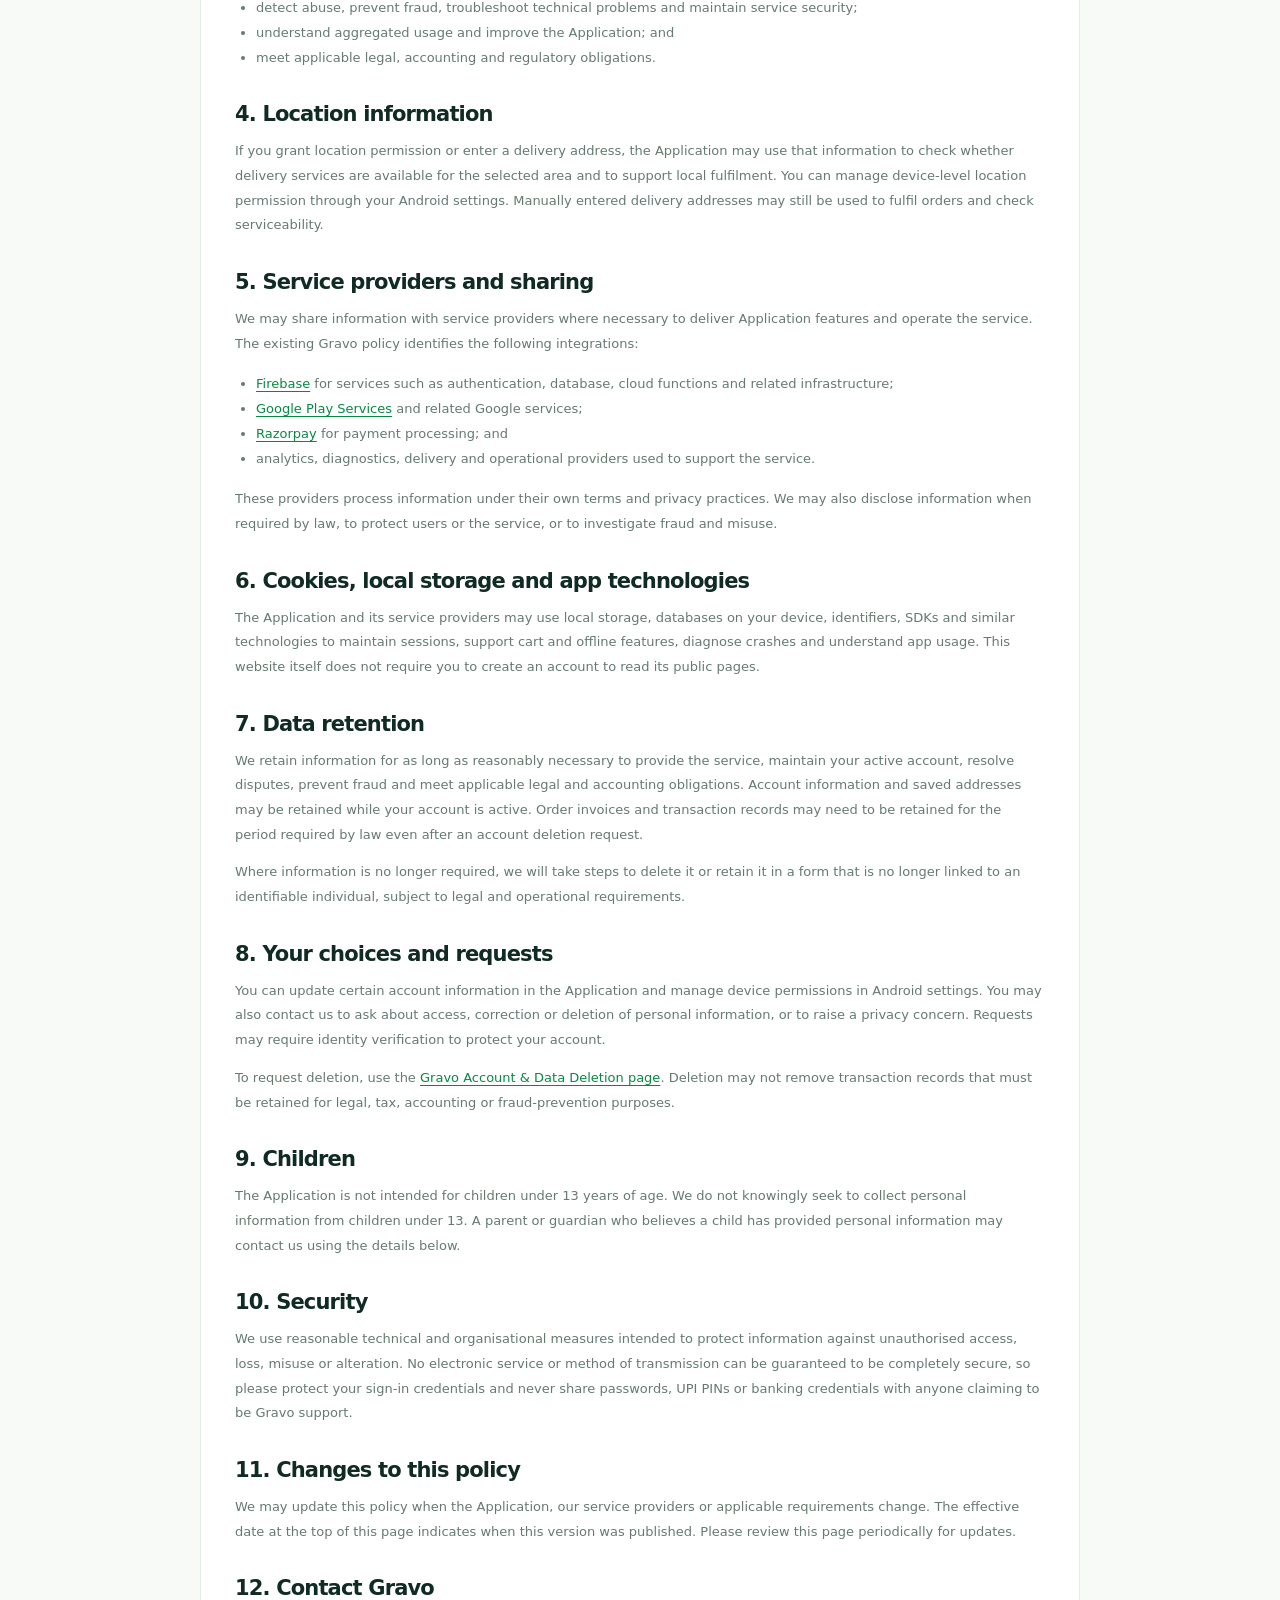
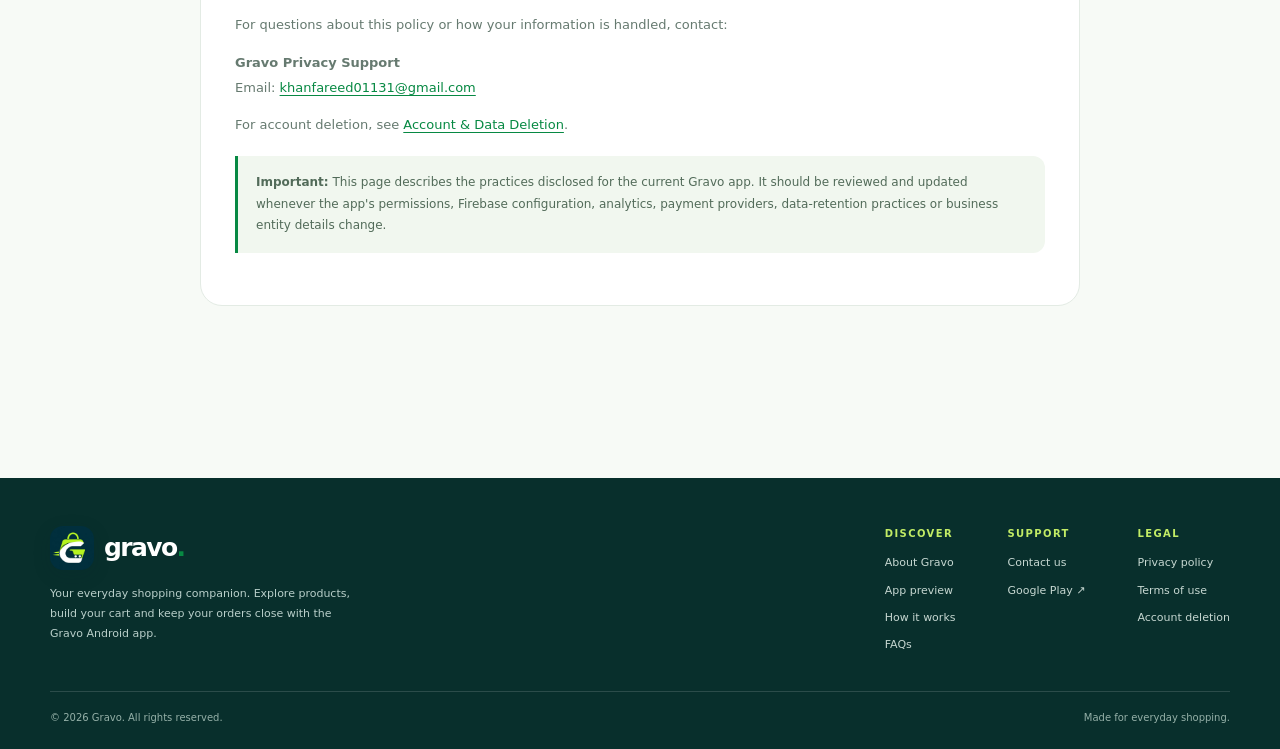
<file: privacy-policy.html>
<!doctype html><html lang="en"><head><meta charset="utf-8"><meta name="viewport" content="width=device-width, initial-scale=1"><meta name="theme-color" content="#078943"><meta name="description" content="Read how Gravo may collect, use, share, protect and retain account, delivery, shopping and payment-related information."><meta property="og:title" content="Gravo Privacy Policy — Your information"><meta property="og:description" content="Read how Gravo may collect, use, share, protect and retain account, delivery, shopping and payment-related information."><meta property="og:url" content="https://gravo.live/privacy-policy.html"><link rel="canonical" href="https://gravo.live/privacy-policy.html"><link rel="icon" type="image/webp" href="assets/images/gravo-icon.webp"><link rel="stylesheet" href="assets/css/styles.css"><title>Gravo Privacy Policy — Your information</title></head><body><a class="skip" href="#main">Skip to content</a>
<header class="header"><div class="container nav">
<a class="brand" href="index.html" aria-label="Gravo home"><img src="assets/images/gravo-icon.webp" alt=""><span class="brand-word">gravo<span>.</span></span></a>
<nav class="nav-links" id="primary-navigation" aria-label="Main navigation"><a href="about.html">Our story</a><a href="app.html">App preview</a><a href="how-it-works.html">How it works</a><a href="faq.html">FAQs</a><a href="contact.html">Contact</a></nav>
<div class="nav-cta"><a class="btn btn-primary btn-small" href="https://play.google.com/store/apps/details?id=com.gravo.Meher" target="_blank" rel="noopener noreferrer">Get the app <span class="arrow">↗</span></a><button class="menu-toggle" type="button" aria-label="Toggle navigation" aria-expanded="false" aria-controls="primary-navigation">☰</button></div>
</div></header><main id="main"><section class="page-hero"><div class="container"><p class="eyebrow">Your information matters</p><h1>Privacy, explained<br>in plain language.</h1><p>This policy describes how Gravo handles information when you use our Android shopping application and related services.</p></div></section><section class="section"><div class="container content"><div class="prose"><div class="legal-callout"><strong>At a glance:</strong> Gravo uses information to support sign-in, shopping, order fulfilment, delivery serviceability, payments and app improvement. You can contact us to ask about your data or request account deletion.</div>
<nav class="toc" aria-label="Privacy policy contents"><a href="#provider">Who we are</a><a href="#collect">Information</a><a href="#use">How we use it</a><a href="#sharing">Sharing</a><a href="#retention">Retention</a><a href="#rights">Your choices</a><a href="#security">Security</a><a href="#contact">Contact</a></nav>
<p class="updated">Effective date: 13 November 2026 · Version 2.0</p>
<h2 id="provider">1. Who this policy covers</h2><p>This Privacy Policy applies to the Gravo mobile application (the “Application”), an e-commerce and shopping service provided by Meherbaan (“Gravo”, “we”, “us” or “our”). It also covers information you provide when contacting Gravo through the website or support email.</p>
<h2 id="collect">2. Information we may collect</h2><p>The information collected depends on the features you use. It may include:</p><ul><li><strong>Account information:</strong> name, phone number and email address used for registration, authentication and account support.</li><li><strong>Delivery information:</strong> saved delivery addresses, PIN codes and, when you choose to use a location feature, device location information used to assess delivery serviceability.</li><li><strong>Shopping and transaction information:</strong> cart contents, products and variants selected, order history, invoices, billing information and order status.</li><li><strong>Payment-related information:</strong> payment status, transaction references and related checkout information. Payment processing is handled by payment providers such as Razorpay. Gravo does not ask you to share your UPI PIN or banking password with us.</li><li><strong>Device and usage information:</strong> device details, operating system, IP address, diagnostic information and app interaction data that may be collected by the Application or its service providers.</li><li><strong>Support communications:</strong> information you include when contacting customer support, requesting account changes or asking us to delete your data.</li></ul>
<h2 id="use">3. How we use information</h2><p>Information may be used to operate and improve the service, including to:</p><ul><li>create and secure your account and authenticate sign-in;</li><li>show products, maintain carts and process orders;</li><li>verify delivery serviceability and coordinate fulfilment;</li><li>process payments, refunds or payment-status checks through the applicable provider;</li><li>send order-related notifications and respond to support requests;</li><li>detect abuse, prevent fraud, troubleshoot technical problems and maintain service security;</li><li>understand aggregated usage and improve the Application; and</li><li>meet applicable legal, accounting and regulatory obligations.</li></ul>
<h2 id="location">4. Location information</h2><p>If you grant location permission or enter a delivery address, the Application may use that information to check whether delivery services are available for the selected area and to support local fulfilment. You can manage device-level location permission through your Android settings. Manually entered delivery addresses may still be used to fulfil orders and check serviceability.</p>
<h2 id="sharing">5. Service providers and sharing</h2><p>We may share information with service providers where necessary to deliver Application features and operate the service. The existing Gravo policy identifies the following integrations:</p><ul><li><a href="https://firebase.google.com/support/privacy" target="_blank" rel="noopener noreferrer">Firebase</a> for services such as authentication, database, cloud functions and related infrastructure;</li><li><a href="https://policies.google.com/privacy" target="_blank" rel="noopener noreferrer">Google Play Services</a> and related Google services;</li><li><a href="https://razorpay.com/privacy/" target="_blank" rel="noopener noreferrer">Razorpay</a> for payment processing; and</li><li>analytics, diagnostics, delivery and operational providers used to support the service.</li></ul><p>These providers process information under their own terms and privacy practices. We may also disclose information when required by law, to protect users or the service, or to investigate fraud and misuse.</p>
<h2 id="cookies">6. Cookies, local storage and app technologies</h2><p>The Application and its service providers may use local storage, databases on your device, identifiers, SDKs and similar technologies to maintain sessions, support cart and offline features, diagnose crashes and understand app usage. This website itself does not require you to create an account to read its public pages.</p>
<h2 id="retention">7. Data retention</h2><p>We retain information for as long as reasonably necessary to provide the service, maintain your active account, resolve disputes, prevent fraud and meet applicable legal and accounting obligations. Account information and saved addresses may be retained while your account is active. Order invoices and transaction records may need to be retained for the period required by law even after an account deletion request.</p><p>Where information is no longer required, we will take steps to delete it or retain it in a form that is no longer linked to an identifiable individual, subject to legal and operational requirements.</p>
<h2 id="rights">8. Your choices and requests</h2><p>You can update certain account information in the Application and manage device permissions in Android settings. You may also contact us to ask about access, correction or deletion of personal information, or to raise a privacy concern. Requests may require identity verification to protect your account.</p><p>To request deletion, use the <a href="delete-account.html">Gravo Account & Data Deletion page</a>. Deletion may not remove transaction records that must be retained for legal, tax, accounting or fraud-prevention purposes.</p>
<h2 id="children">9. Children</h2><p>The Application is not intended for children under 13 years of age. We do not knowingly seek to collect personal information from children under 13. A parent or guardian who believes a child has provided personal information may contact us using the details below.</p>
<h2 id="security">10. Security</h2><p>We use reasonable technical and organisational measures intended to protect information against unauthorised access, loss, misuse or alteration. No electronic service or method of transmission can be guaranteed to be completely secure, so please protect your sign-in credentials and never share passwords, UPI PINs or banking credentials with anyone claiming to be Gravo support.</p>
<h2 id="changes">11. Changes to this policy</h2><p>We may update this policy when the Application, our service providers or applicable requirements change. The effective date at the top of this page indicates when this version was published. Please review this page periodically for updates.</p>
<h2 id="contact">12. Contact Gravo</h2><p>For questions about this policy or how your information is handled, contact:</p><p><strong>Gravo Privacy Support</strong><br>Email: <a href="mailto:khanfareed01131@gmail.com">khanfareed01131@gmail.com</a></p><p>For account deletion, see <a href="delete-account.html">Account & Data Deletion</a>.</p>
<div class="legal-callout"><strong>Important:</strong> This page describes the practices disclosed for the current Gravo app. It should be reviewed and updated whenever the app's permissions, Firebase configuration, analytics, payment providers, data-retention practices or business entity details change.</div>
</div></div></section></main><footer class="footer"><div class="container"><div class="footer-top">
<div class="footer-brand"><a class="brand" href="index.html"><img src="assets/images/gravo-icon.webp" alt=""><span class="brand-word">gravo<span>.</span></span></a><p>Your everyday shopping companion. Explore products, build your cart and keep your orders close with the Gravo Android app.</p></div>
<div class="footer-columns">
<div class="footer-col"><h4>Discover</h4><div class="footer-links"><a href="about.html">About Gravo</a><a href="app.html">App preview</a><a href="how-it-works.html">How it works</a><a href="faq.html">FAQs</a></div></div>
<div class="footer-col"><h4>Support</h4><div class="footer-links"><a href="contact.html">Contact us</a><a href="https://play.google.com/store/apps/details?id=com.gravo.Meher" target="_blank" rel="noopener noreferrer">Google Play ↗</a></div></div>
<div class="footer-col"><h4>Legal</h4><div class="footer-links"><a href="privacy-policy.html">Privacy policy</a><a href="terms.html">Terms of use</a><a href="delete-account.html">Account deletion</a></div></div>
</div></div><div class="footer-bottom"><span>© <span data-year></span> Gravo. All rights reserved.</span><span>Made for everyday shopping.</span></div></div></footer>
<script src="assets/js/site.js" defer></script></body></html>
</file>
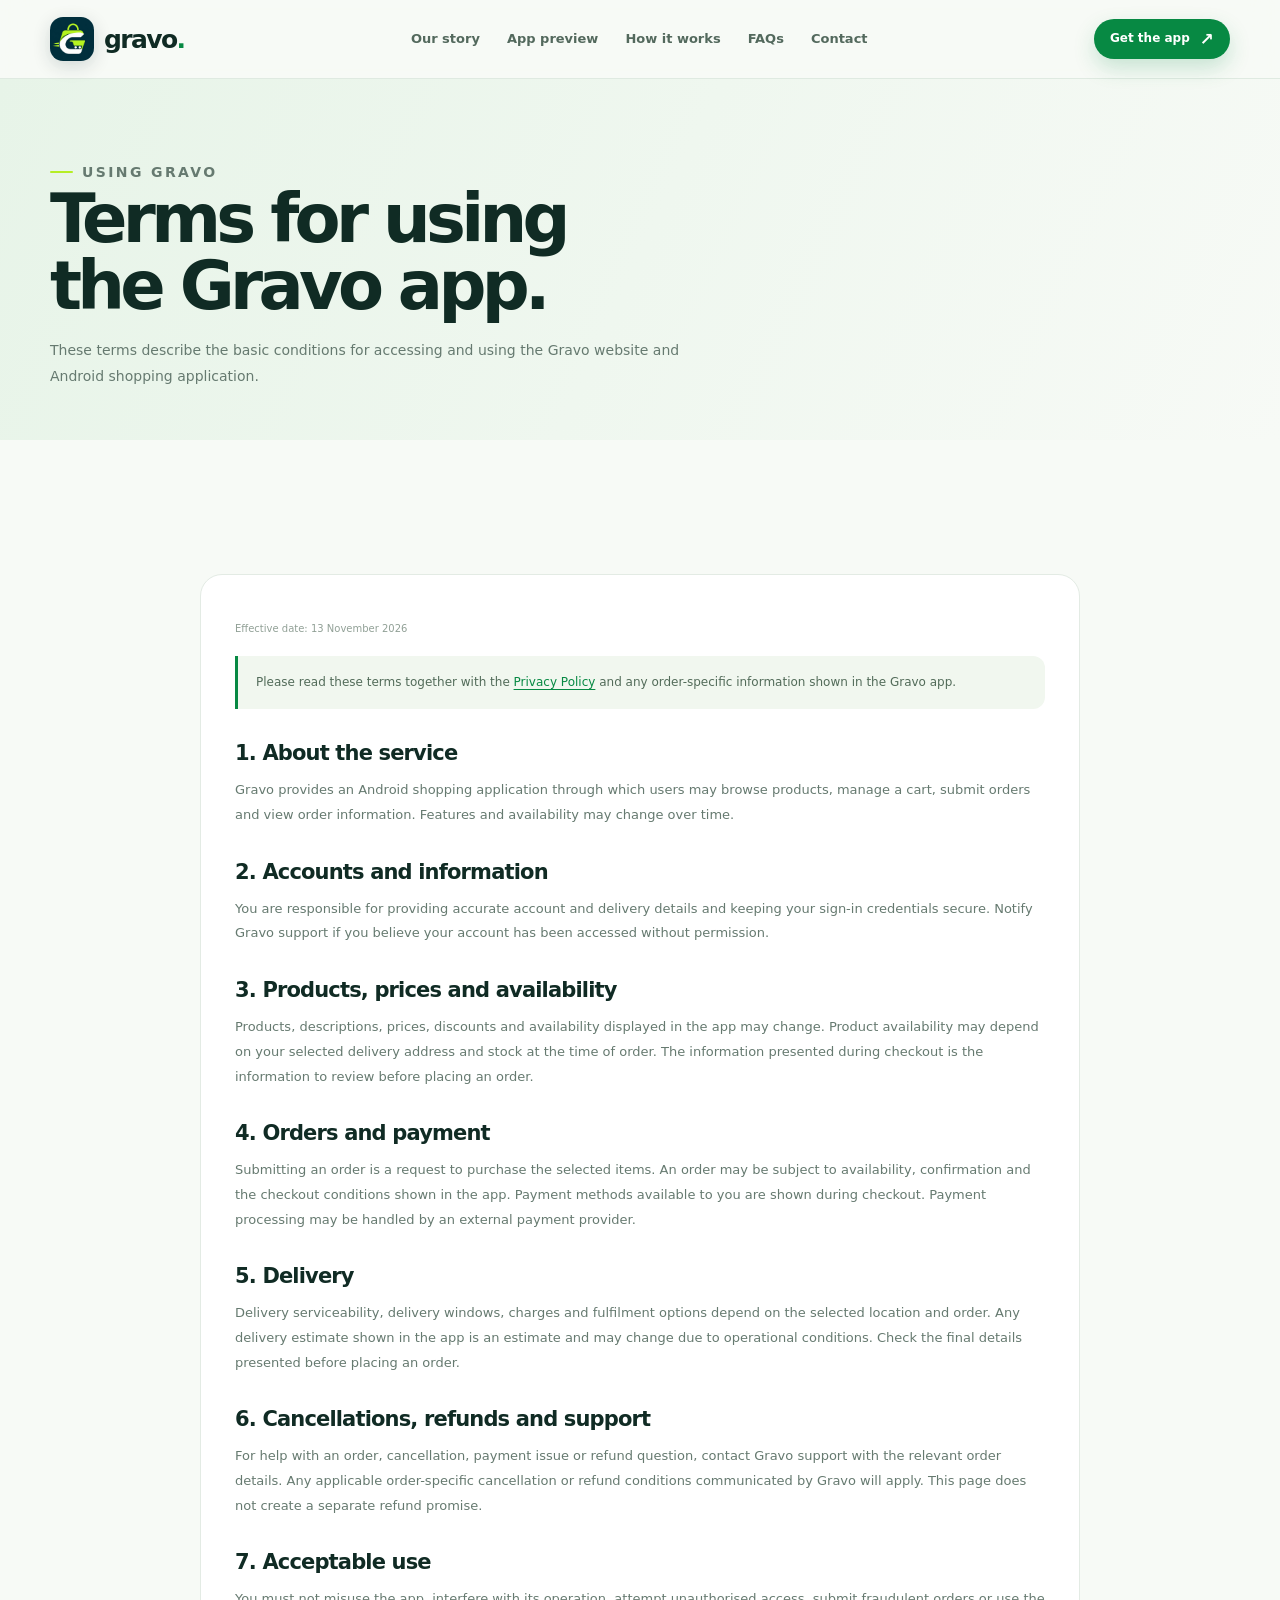
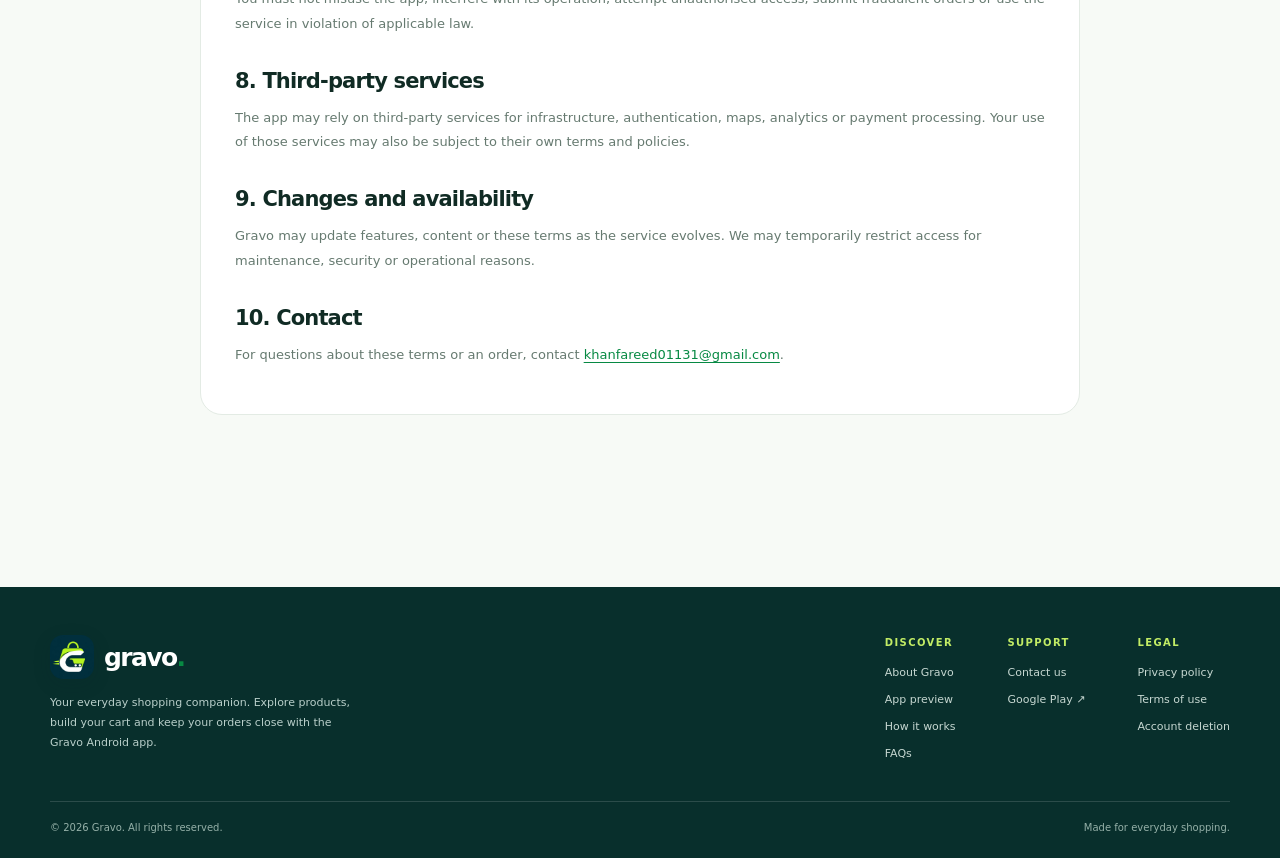
<file: terms.html>
<!doctype html><html lang="en"><head><meta charset="utf-8"><meta name="viewport" content="width=device-width, initial-scale=1"><meta name="theme-color" content="#078943"><meta name="description" content="Review the terms for using the Gravo shopping website and Android application."><meta property="og:title" content="Gravo Terms of Use — App and orders"><meta property="og:description" content="Review the terms for using the Gravo shopping website and Android application."><meta property="og:url" content="https://gravo.live/terms.html"><link rel="canonical" href="https://gravo.live/terms.html"><link rel="icon" type="image/webp" href="assets/images/gravo-icon.webp"><link rel="stylesheet" href="assets/css/styles.css"><title>Gravo Terms of Use — App and orders</title></head><body><a class="skip" href="#main">Skip to content</a>
<header class="header"><div class="container nav">
<a class="brand" href="index.html" aria-label="Gravo home"><img src="assets/images/gravo-icon.webp" alt=""><span class="brand-word">gravo<span>.</span></span></a>
<nav class="nav-links" id="primary-navigation" aria-label="Main navigation"><a href="about.html">Our story</a><a href="app.html">App preview</a><a href="how-it-works.html">How it works</a><a href="faq.html">FAQs</a><a href="contact.html">Contact</a></nav>
<div class="nav-cta"><a class="btn btn-primary btn-small" href="https://play.google.com/store/apps/details?id=com.gravo.Meher" target="_blank" rel="noopener noreferrer">Get the app <span class="arrow">↗</span></a><button class="menu-toggle" type="button" aria-label="Toggle navigation" aria-expanded="false" aria-controls="primary-navigation">☰</button></div>
</div></header><main id="main"><section class="page-hero"><div class="container"><p class="eyebrow">Using Gravo</p><h1>Terms for using<br>the Gravo app.</h1><p>These terms describe the basic conditions for accessing and using the Gravo website and Android shopping application.</p></div></section><section class="section"><div class="container content"><div class="prose"><p class="updated">Effective date: 13 November 2026</p><div class="legal-callout">Please read these terms together with the <a href="privacy-policy.html">Privacy Policy</a> and any order-specific information shown in the Gravo app.</div>
<h2>1. About the service</h2><p>Gravo provides an Android shopping application through which users may browse products, manage a cart, submit orders and view order information. Features and availability may change over time.</p>
<h2>2. Accounts and information</h2><p>You are responsible for providing accurate account and delivery details and keeping your sign-in credentials secure. Notify Gravo support if you believe your account has been accessed without permission.</p>
<h2>3. Products, prices and availability</h2><p>Products, descriptions, prices, discounts and availability displayed in the app may change. Product availability may depend on your selected delivery address and stock at the time of order. The information presented during checkout is the information to review before placing an order.</p>
<h2>4. Orders and payment</h2><p>Submitting an order is a request to purchase the selected items. An order may be subject to availability, confirmation and the checkout conditions shown in the app. Payment methods available to you are shown during checkout. Payment processing may be handled by an external payment provider.</p>
<h2>5. Delivery</h2><p>Delivery serviceability, delivery windows, charges and fulfilment options depend on the selected location and order. Any delivery estimate shown in the app is an estimate and may change due to operational conditions. Check the final details presented before placing an order.</p>
<h2>6. Cancellations, refunds and support</h2><p>For help with an order, cancellation, payment issue or refund question, contact Gravo support with the relevant order details. Any applicable order-specific cancellation or refund conditions communicated by Gravo will apply. This page does not create a separate refund promise.</p>
<h2>7. Acceptable use</h2><p>You must not misuse the app, interfere with its operation, attempt unauthorised access, submit fraudulent orders or use the service in violation of applicable law.</p>
<h2>8. Third-party services</h2><p>The app may rely on third-party services for infrastructure, authentication, maps, analytics or payment processing. Your use of those services may also be subject to their own terms and policies.</p>
<h2>9. Changes and availability</h2><p>Gravo may update features, content or these terms as the service evolves. We may temporarily restrict access for maintenance, security or operational reasons.</p>
<h2>10. Contact</h2><p>For questions about these terms or an order, contact <a href="mailto:khanfareed01131@gmail.com">khanfareed01131@gmail.com</a>.</p>
</div></div></section></main><footer class="footer"><div class="container"><div class="footer-top">
<div class="footer-brand"><a class="brand" href="index.html"><img src="assets/images/gravo-icon.webp" alt=""><span class="brand-word">gravo<span>.</span></span></a><p>Your everyday shopping companion. Explore products, build your cart and keep your orders close with the Gravo Android app.</p></div>
<div class="footer-columns">
<div class="footer-col"><h4>Discover</h4><div class="footer-links"><a href="about.html">About Gravo</a><a href="app.html">App preview</a><a href="how-it-works.html">How it works</a><a href="faq.html">FAQs</a></div></div>
<div class="footer-col"><h4>Support</h4><div class="footer-links"><a href="contact.html">Contact us</a><a href="https://play.google.com/store/apps/details?id=com.gravo.Meher" target="_blank" rel="noopener noreferrer">Google Play ↗</a></div></div>
<div class="footer-col"><h4>Legal</h4><div class="footer-links"><a href="privacy-policy.html">Privacy policy</a><a href="terms.html">Terms of use</a><a href="delete-account.html">Account deletion</a></div></div>
</div></div><div class="footer-bottom"><span>© <span data-year></span> Gravo. All rights reserved.</span><span>Made for everyday shopping.</span></div></div></footer>
<script src="assets/js/site.js" defer></script></body></html>
</file>
<file: assets/css/styles.css>
:root{--ink:#102b24;--ink2:#25443a;--muted:#667a70;--green:#078943;--green2:#056d36;--lime:#b5ee25;--mint:#e7f4e9;--mint2:#f2f8f1;--paper:#fff;--canvas:#f7faf6;--line:#e3ebe4;--gold:#edb84b;--shadow:0 22px 60px rgba(14,52,33,.11);--r:24px;--max:1180px}
*{box-sizing:border-box}html{scroll-behavior:smooth;scroll-padding-top:95px}body{margin:0;background:var(--canvas);color:var(--ink);font-family:Inter,system-ui,-apple-system,'Segoe UI',sans-serif;line-height:1.65;-webkit-font-smoothing:antialiased}a{color:inherit;text-decoration:none}img{display:block;max-width:100%}button,input,select,textarea{font:inherit}button,a{-webkit-tap-highlight-color:transparent}.container{width:min(var(--max),calc(100% - 44px));margin-inline:auto}.skip{position:absolute;top:-60px;left:12px;z-index:999;background:var(--ink);color:#fff;padding:10px 14px;border-radius:9px}.skip:focus{top:12px}
.header{position:sticky;top:0;z-index:90;background:rgba(247,250,246,.91);backdrop-filter:blur(18px);border-bottom:1px solid rgba(221,233,223,.9)}.nav{min-height:78px;display:flex;align-items:center;justify-content:space-between;gap:20px}.brand{display:flex;align-items:center;gap:10px;flex-shrink:0}.brand img{width:44px;height:44px;border-radius:13px;object-fit:cover;box-shadow:0 5px 18px rgba(0,39,45,.16)}.brand-word{font:800 25px/1 system-ui,sans-serif;letter-spacing:-1.6px}.brand-word span{color:var(--green)}.nav-links{display:flex;gap:27px;align-items:center;color:#53695d;font-size:13px;font-weight:700}.nav-links a{transition:color .18s}.nav-links a:hover,.nav-links a[aria-current=page]{color:var(--green)}.nav-cta{display:flex;align-items:center;gap:10px}.menu-toggle{display:none;width:44px;height:44px;border:1px solid var(--line);border-radius:13px;background:#fff;color:var(--ink);font-size:20px;cursor:pointer}
.btn{display:inline-flex;align-items:center;justify-content:center;gap:10px;min-height:48px;padding:0 20px;border-radius:999px;border:1px solid transparent;font-size:13px;font-weight:800;transition:transform .2s,box-shadow .2s,background .2s;cursor:pointer}.btn:hover{transform:translateY(-2px)}.btn-primary{background:var(--green);color:#fff;box-shadow:0 9px 22px rgba(7,137,67,.2)}.btn-primary:hover{background:var(--green2)}.btn-light{background:#fff;color:var(--ink);border-color:var(--line)}.btn-light:hover{border-color:#b9d9be}.btn-outline{border-color:#bed8c3;background:transparent;color:var(--green2)}.btn-dark{background:var(--ink);color:#fff}.btn-small{min-height:40px;padding:0 15px;font-size:12px}.btn .arrow{font-size:17px;line-height:1}.eyebrow{display:flex;align-items:center;gap:9px;margin:0 0 17px;color:var(--green);font-size:10px;font-weight:800;letter-spacing:.17em;text-transform:uppercase}.eyebrow:before{content:'';width:23px;height:2px;background:var(--lime);border-radius:5px}
.hero{position:relative;overflow:hidden;padding:58px 0 72px;background:linear-gradient(120deg,#f7faf6 0%,#eff8ee 55%,#e8f4e9 100%)}.hero:after{content:'';position:absolute;width:630px;height:630px;right:-240px;top:-350px;border-radius:50%;background:radial-gradient(circle,rgba(181,238,37,.28),transparent 68%);pointer-events:none}.hero-grid{position:relative;z-index:1;display:grid;grid-template-columns:1fr .94fr;align-items:center;gap:58px}.hero h1{font:800 clamp(46px,6.2vw,76px)/.99 system-ui,sans-serif;letter-spacing:-.075em;margin:0;max-width:650px}.hero h1 em{font-style:normal;color:var(--green)}.hero-copy{max-width:570px;color:var(--muted);font-size:16px;line-height:1.85;margin:22px 0 0}.hero-actions{display:flex;flex-wrap:wrap;gap:11px;margin-top:28px}.micro-trust{display:flex;align-items:center;gap:9px;margin-top:21px;color:#60766a;font-size:11px;font-weight:600}.micro-trust b{display:grid;place-items:center;width:19px;height:19px;border-radius:50%;background:#dff1d9;color:var(--green)}.hero-showcase{position:relative;min-height:510px;display:flex;align-items:center;justify-content:center}.hero-logo-panel{position:absolute;inset:18px 12px 16px;border-radius:32px;background:#00343d;overflow:hidden;box-shadow:var(--shadow)}.hero-logo-panel:before,.hero-logo-panel:after{content:'';position:absolute;border:1px solid rgba(181,238,37,.25);border-radius:50%;width:390px;height:390px;right:-150px;top:-180px}.hero-logo-panel:after{width:480px;height:480px;right:-200px;top:-225px}.hero-logo-panel img{width:195px;height:195px;object-fit:cover;border-radius:42px;position:absolute;top:54px;left:50%;transform:translateX(-50%);box-shadow:0 20px 50px rgba(0,0,0,.25)}.hero-logo-title{position:absolute;left:35px;right:35px;bottom:36px;text-align:center;color:#fff}.hero-logo-title strong{display:block;font:800 31px system-ui,sans-serif;letter-spacing:-1.4px}.hero-logo-title span{display:block;color:#d1e5d0;font-size:12px;margin-top:5px}.float-chip{position:absolute;z-index:2;background:#fff;border:1px solid var(--line);border-radius:15px;padding:11px 14px;box-shadow:0 10px 30px rgba(9,45,26,.12);font-size:12px;font-weight:800}.float-chip small{display:block;color:var(--muted);font-size:10px;font-weight:500}.chip-a{left:-6px;top:72px}.chip-b{right:-4px;bottom:94px}.strip{padding:0 0 30px}.strip-grid{display:grid;grid-template-columns:repeat(4,1fr);gap:1px;overflow:hidden;border:1px solid var(--line);border-radius:17px;background:var(--line)}.strip-item{display:flex;justify-content:center;align-items:center;gap:10px;padding:16px 10px;background:#fff;color:#50665a;font-size:12px;font-weight:700}.strip-item b{color:var(--green);font-size:17px}
.section{padding:86px 0}.section-white{background:#fff}.section-soft{background:var(--mint2)}.section-head{text-align:center;max-width:690px;margin:0 auto 42px}.kicker{margin:0 0 11px;color:var(--green);font-size:10px;font-weight:800;letter-spacing:.17em;text-transform:uppercase}.section-head h2,.split-copy h2{margin:0;font:800 clamp(32px,4vw,48px)/1.08 system-ui,sans-serif;letter-spacing:-.065em}.section-head p{color:var(--muted);font-size:14px;margin:15px 0 0}.feature-grid{display:grid;grid-template-columns:repeat(3,1fr);gap:16px}.feature{padding:25px;border:1px solid var(--line);border-radius:20px;background:#fff;transition:transform .2s,box-shadow .2s}.feature:hover{transform:translateY(-4px);box-shadow:var(--shadow)}.feature-icon{display:grid;place-items:center;width:45px;height:45px;border-radius:14px;background:var(--mint);color:var(--green);font-size:21px;margin-bottom:22px}.feature h3{margin:0;font:800 17px system-ui,sans-serif;letter-spacing:-.03em}.feature p{color:var(--muted);font-size:12px;line-height:1.8;margin:9px 0 0}.split{display:grid;grid-template-columns:1fr 1fr;gap:62px;align-items:center}.split-art{min-height:390px;position:relative;overflow:hidden;border-radius:28px;background:#e4f0e4}.split-art img{width:100%;height:100%;min-height:390px;object-fit:cover}.split-copy .kicker{text-align:left}.split-copy p{color:var(--muted);font-size:14px;line-height:1.9}.check-list{list-style:none;padding:0;margin:22px 0;display:grid;gap:11px}.check-list li{display:flex;align-items:flex-start;gap:10px;color:#52675b;font-size:13px}.check-list li:before{content:'✓';width:20px;height:20px;flex:0 0 20px;display:grid;place-items:center;background:#e1f1dc;color:var(--green);border-radius:50%;font-weight:800;font-size:11px}
.screen-grid{display:grid;grid-template-columns:repeat(4,1fr);gap:17px;align-items:start}.screen-card{border:1px solid var(--line);background:#fff;border-radius:20px;padding:12px;box-shadow:0 8px 26px rgba(17,53,34,.05)}.screen-card button{display:block;width:100%;padding:0;border:0;background:transparent;cursor:zoom-in}.screen-card img{width:100%;height:390px;object-fit:cover;object-position:top;border-radius:12px;background:#edf2ed}.screen-card h3{font:800 14px system-ui,sans-serif;margin:13px 3px 3px}.screen-card p{margin:0 3px 6px;color:var(--muted);font-size:11px;line-height:1.65}.demo-note{display:inline-flex;align-items:center;gap:6px;margin-top:13px;padding:7px 10px;border-radius:999px;background:#f0f6e9;color:#60763c;font-size:10px;font-weight:800}.lightbox{position:fixed;inset:0;z-index:200;display:none;align-items:center;justify-content:center;padding:24px;background:rgba(5,24,17,.88)}.lightbox.is-open{display:flex}.lightbox-inner{position:relative;max-width:min(470px,90vw);max-height:90vh}.lightbox img{max-height:86vh;max-width:100%;width:auto;border-radius:16px;box-shadow:0 20px 80px #0008}.lightbox-close{position:absolute;right:-12px;top:-14px;width:42px;height:42px;border:0;border-radius:50%;background:#fff;color:#17382a;font-size:23px;cursor:pointer}
.steps{display:grid;grid-template-columns:repeat(3,1fr);gap:15px;counter-reset:step}.step{padding:24px;border:1px solid var(--line);border-radius:18px;background:#fff;counter-increment:step}.step-top{display:flex;justify-content:space-between;align-items:center;margin-bottom:35px;color:var(--green);font-size:10px;font-weight:800;letter-spacing:.12em;text-transform:uppercase}.step-top:after{content:'0' counter(step);color:#aac5ae;font:800 26px system-ui}.step h3{margin:0;font:800 17px system-ui}.step p{color:var(--muted);font-size:12px;margin:8px 0 0}
.cta-panel{position:relative;overflow:hidden;padding:58px;border-radius:28px;background:#00343d;color:white}.cta-panel:after{content:'';position:absolute;width:460px;height:460px;right:-160px;top:-280px;border:1px solid #a5e82055;border-radius:50%;box-shadow:0 0 0 40px #a5e82012,0 0 0 85px #a5e8200d}.cta-inner{position:relative;z-index:1;max-width:620px}.cta-panel .kicker{color:#c7f35a}.cta-panel h2{margin:0;font:800 clamp(34px,4.8vw,53px)/1.06 system-ui;letter-spacing:-.06em}.cta-panel p{color:#d1e2dd;font-size:13px;line-height:1.8;margin:15px 0 25px}.cta-panel .btn{background:var(--lime);color:#163a2b}.tiny-note{font-size:10px!important;color:#b2ccc3!important;margin-top:14px!important}
.footer{padding:48px 0 22px;background:#082f2c;color:white}.footer-top{display:flex;justify-content:space-between;gap:42px;padding-bottom:34px}.footer-brand{max-width:300px}.footer-brand .brand-word{color:white}.footer-brand p{color:#b9cfca;font-size:11px;line-height:1.8;margin:14px 0}.footer-columns{display:flex;flex-wrap:wrap;gap:52px}.footer-col h4{margin:0 0 12px;color:#c2ec65;font-size:10px;letter-spacing:.14em;text-transform:uppercase}.footer-links{display:grid;gap:9px;color:#c6d7d1;font-size:11px}.footer-links a:hover{color:#fff}.footer-bottom{display:flex;justify-content:space-between;gap:18px;border-top:1px solid #ffffff24;padding-top:18px;color:#95b0a8;font-size:10px}
.page-hero{padding:63px 0 50px;background:linear-gradient(115deg,#e7f4e8,#f7faf6)}.page-hero h1{margin:0;max-width:850px;font:800 clamp(40px,6vw,67px)/1 system-ui;letter-spacing:-.07em}.page-hero p{max-width:680px;color:var(--muted);font-size:14px;line-height:1.9;margin:17px 0 0}.content{max-width:880px;padding:48px 0 86px}.prose{padding:34px;border:1px solid var(--line);border-radius:22px;background:#fff}.prose h2{margin:32px 0 7px;font:800 21px system-ui;letter-spacing:-.04em}.prose h2:first-child{margin-top:0}.prose h3{margin:23px 0 7px;font:700 16px system-ui}.prose p,.prose li{color:var(--muted);font-size:13px;line-height:1.9}.prose ul,.prose ol{padding-left:21px}.prose a{color:var(--green);text-decoration:underline;text-underline-offset:3px}.toc{display:flex;flex-wrap:wrap;gap:8px;margin:0 0 20px}.toc a{padding:7px 10px;background:#f0f6ef;border-radius:999px;color:#2e6845;font-size:10px;font-weight:700;text-decoration:none}.legal-callout{padding:16px 18px;margin:18px 0;border-left:3px solid var(--green);background:#f1f7ef;border-radius:0 12px 12px 0;color:#526b59;font-size:12px;line-height:1.8}.updated{color:#91a096!important;font-size:10px!important}.faq-list{display:grid;gap:11px}.faq-list details{padding:19px 20px;border:1px solid var(--line);border-radius:15px;background:#fff}.faq-list summary{list-style:none;cursor:pointer;font:700 13px system-ui}.faq-list summary::-webkit-details-marker{display:none}.faq-list summary:after{content:'+';float:right;color:var(--green);font-size:19px}.faq-list details[open] summary:after{content:'−'}.faq-list details p{margin:12px 0 0;color:var(--muted);font-size:12px;line-height:1.8}
.form-card{max-width:750px;margin:0 auto;padding:30px;border:1px solid var(--line);border-radius:22px;background:#fff;box-shadow:0 12px 35px rgba(17,53,34,.05)}.form-card h2{font:800 24px system-ui;margin:0;letter-spacing:-.04em}.form-card>p{color:var(--muted);font-size:12px;line-height:1.8}.form-grid{display:grid;grid-template-columns:1fr 1fr;gap:15px}.field{display:grid;gap:6px}.field.full{grid-column:1/-1}.field label{font-size:11px;font-weight:800;color:#304d3d}.field input,.field select,.field textarea{width:100%;min-height:46px;border:1px solid #d9e5db;border-radius:11px;padding:11px 13px;background:#fbfdfb;color:var(--ink);outline:none;font-size:12px}.field textarea{min-height:110px;resize:vertical}.field input:focus,.field select:focus,.field textarea:focus{border-color:var(--green);box-shadow:0 0 0 3px #07894318}.field small{font-size:10px;color:#84948a}.check-row{display:flex;align-items:flex-start;gap:9px;margin:16px 0;color:#5a6e61;font-size:11px;line-height:1.7}.check-row input{margin-top:4px;accent-color:var(--green)}.form-actions{display:flex;flex-wrap:wrap;gap:10px;margin-top:17px}.form-status{display:none;margin-top:17px;padding:14px 15px;border-radius:12px;background:#eef7ed;color:#275c39;font-size:12px;line-height:1.7}.form-status.show{display:block}.form-status.error{background:#fff1ef;color:#9b3026}.progress{display:none;height:4px;background:#e8eee8;border-radius:10px;overflow:hidden;margin-top:16px}.progress.show{display:block}.progress span{display:block;height:100%;width:35%;background:var(--green);border-radius:10px;animation:loading 1s ease-in-out infinite alternate}@keyframes loading{from{transform:translateX(-10%)}to{transform:translateX(200%)}}.privacy-note{padding:13px;border-radius:12px;background:#f2f7f1;color:#62746a;font-size:10px;line-height:1.7;margin-top:15px}.request-preview{display:none;margin-top:18px;padding:17px;border:1px dashed #b8d3bd;border-radius:14px;background:#f7fbf5}.request-preview.show{display:block}.request-preview h3{margin:0 0 8px;font:800 14px system-ui}.request-preview pre{white-space:pre-wrap;word-break:break-word;color:#53685b;font:11px/1.8 Inter,system-ui,sans-serif;margin:0}.request-preview .preview-actions{display:flex;flex-wrap:wrap;gap:8px;margin-top:13px}
.demo-shell{padding:24px;border:1px solid var(--line);border-radius:23px;background:#fff;box-shadow:0 14px 35px rgba(17,53,34,.06)}.demo-tools{display:flex;gap:10px;flex-wrap:wrap;margin-bottom:18px}.demo-search{flex:1 1 210px;min-height:43px;border:1px solid var(--line);border-radius:999px;padding:0 15px;font-size:12px;outline:none}.filter-chip{border:1px solid var(--line);border-radius:999px;padding:0 15px;background:#fff;color:#587064;font-size:11px;font-weight:700;cursor:pointer}.filter-chip.active{background:var(--green);border-color:var(--green);color:#fff}.product-grid{display:grid;grid-template-columns:repeat(3,1fr);gap:11px}.product-demo{border:1px solid var(--line);border-radius:14px;padding:15px;background:#fcfefb}.product-demo .product-art{display:grid;place-items:center;height:95px;border-radius:11px;background:linear-gradient(135deg,#e5f2e6,#f8f9ef);font-size:39px}.product-demo h4{margin:11px 0 2px;font:700 12px system-ui}.product-demo p{margin:0;color:var(--muted);font-size:10px}.product-demo strong{display:block;margin-top:8px;font:800 14px system-ui;color:var(--green)}.demo-disclaimer{color:#87968c;font-size:10px;margin-top:12px}.tracker-demo{display:grid;grid-template-columns:.8fr 1.2fr;gap:24px}.tracker-order{padding:20px;border:1px solid var(--line);border-radius:16px;background:#f8fbf7}.tracker-order strong{display:block;font:800 20px system-ui;color:var(--green)}.tracker-order small{color:var(--muted);font-size:10px}.stage-buttons{display:flex;flex-wrap:wrap;gap:7px;margin:16px 0}.stage-buttons button{border:1px solid var(--line);border-radius:999px;padding:7px 10px;background:#fff;color:#51685b;font-size:10px;font-weight:700;cursor:pointer}.stage-buttons button.active{background:var(--green);border-color:var(--green);color:#fff}.timeline{list-style:none;margin:0;padding:0}.timeline li{position:relative;padding:0 0 22px 29px;color:#86948b;font-size:12px}.timeline li:before{content:'';position:absolute;left:0;top:3px;width:12px;height:12px;border:2px solid #cbd8ce;background:#fff;border-radius:50%;z-index:1}.timeline li:after{content:'';position:absolute;left:7px;top:18px;bottom:-1px;width:2px;background:#e2eae2}.timeline li:last-child:after{display:none}.timeline li.done{color:var(--ink);font-weight:700}.timeline li.done:before{background:var(--green);border-color:var(--green)}.timeline li small{display:block;margin-top:3px;color:#8a988e;font-weight:400}
.notice{padding:15px 17px;border-radius:13px;background:#eff7ed;color:#4d6b53;font-size:11px;line-height:1.8}.contact-cards{display:grid;grid-template-columns:repeat(2,1fr);gap:14px}.contact-card{padding:23px;border:1px solid var(--line);border-radius:17px;background:#fff}.contact-card h3{margin:0;font:800 15px system-ui}.contact-card p{color:var(--muted);font-size:12px;line-height:1.8}.contact-card a{color:var(--green);font-weight:800}
@media(max-width:950px){.hero-grid{gap:30px}.hero-showcase{min-height:455px}.screen-grid{grid-template-columns:repeat(3,1fr)}.screen-card img{height:340px}.footer-columns{gap:28px}}
@media(max-width:720px){.container{width:calc(100% - 34px)}.nav{min-height:70px}.menu-toggle{display:block}.nav-cta>.btn{display:none}.nav-links{display:none;position:absolute;top:69px;left:0;right:0;padding:15px 23px 20px;flex-direction:column;align-items:stretch;gap:0;background:var(--canvas);border-bottom:1px solid var(--line);box-shadow:0 15px 25px #0b352212}.nav-links.open{display:flex}.nav-links a{padding:12px 0}.hero{padding:47px 0 42px}.hero-grid,.split,.tracker-demo{grid-template-columns:1fr}.hero-grid{gap:31px}.hero h1{font-size:clamp(46px,12vw,65px)}.hero-copy{font-size:14px}.hero-showcase{min-height:410px}.hero-logo-panel{inset:8px 5px}.hero-logo-panel img{width:160px;height:160px;border-radius:34px}.hero-logo-title strong{font-size:27px}.strip-grid{grid-template-columns:repeat(2,1fr)}.strip-item{justify-content:flex-start;padding-left:17px}.section{padding:65px 0}.feature-grid,.steps{grid-template-columns:1fr}.feature{padding:22px}.feature-icon{margin-bottom:16px}.split{gap:30px}.split-art,.split-art img{min-height:290px}.screen-grid{grid-template-columns:repeat(2,1fr);gap:11px}.screen-card{padding:8px}.screen-card img{height:300px}.cta-panel{padding:40px 25px}.footer-top{flex-direction:column}.footer-columns{gap:30px}.footer-bottom{flex-direction:column;gap:6px}.page-hero{padding:49px 0 39px}.content{padding-top:31px}.prose{padding:23px}.form-card{padding:22px}.product-grid{grid-template-columns:repeat(2,1fr)}}
@media(max-width:440px){.hero-actions{flex-direction:column;align-items:stretch}.hero-actions .btn{width:100%}.hero-showcase{min-height:340px}.hero-logo-panel img{width:135px;height:135px}.chip-a{left:-8px;top:30px}.chip-b{right:-8px;bottom:55px}.screen-card img{height:245px}.form-grid{grid-template-columns:1fr}.field.full{grid-column:auto}.product-grid{grid-template-columns:1fr 1fr}.contact-cards{grid-template-columns:1fr}}
@media(prefers-reduced-motion:reduce){*,*:before,*:after{scroll-behavior:auto!important;animation-duration:.01ms!important;transition-duration:.01ms!important}}
</file>
